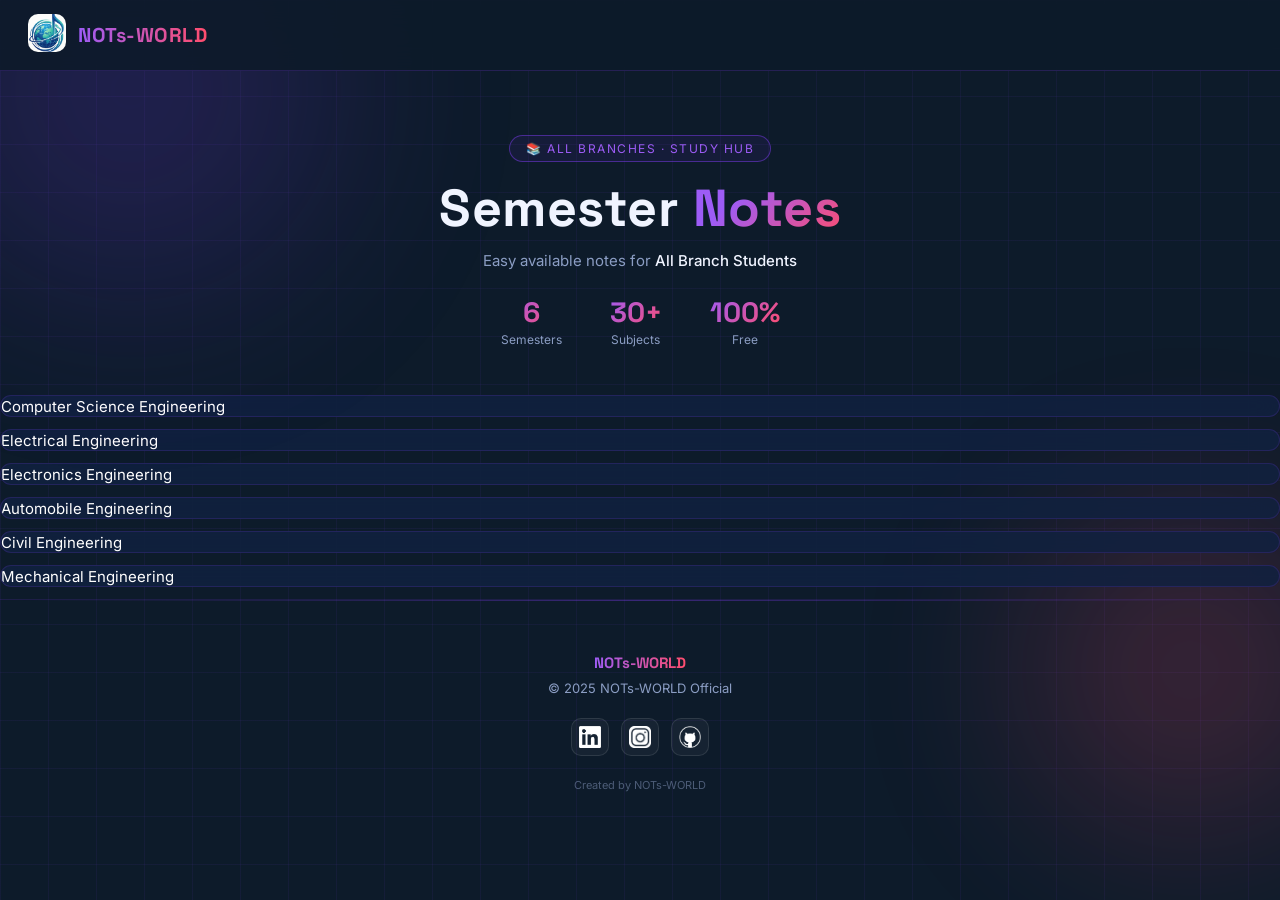
<file: index.html>
<!DOCTYPE html>
<html lang="en">

<head>
    <meta charset="UTF-8">
    <meta name="viewport" content="width=device-width, initial-scale=1.0">
    <title>NOTs-WORLD</title>
    <link rel="stylesheet" href="style.css">
</head>

<body>

    <!-- Ambient glow orb (second one via div, first via CSS ::after) -->
    <div class="orb2"></div>

    <!-- ===== NAVBAR ===== -->
    <nav class="Header">
        <span>
            <img src="Images/Note-World.png" class="Logo" alt="Note-World Logo"
                onerror="this.style.display='none';this.nextElementSibling.style.display='grid';" />
            <span class="logo-fallback" style="display:none;">N</span>
        </span>
        <span>
            <h1>NOTs-WORLD</h1>
        </span>
    </nav>

    <!-- ===== HERO ===== -->
    <section class="Herosegment">
        <div class="hero-badge">📚 All Branches · Study Hub</div>
        <h1>Semester <span>Notes</span></h1>
        <p>Easy available notes for <b>All Branch Students</b></p>

        <!-- Stats bar -->
        <div class="stats-bar">
            <div class="stat-item">
                <div class="stat-num">6</div>
                <div class="stat-lbl">Semesters</div>
            </div>
            <div class="stat-item">
                <div class="stat-num">30+</div>
                <div class="stat-lbl">Subjects</div>
            </div>
            <div class="stat-item">
                <div class="stat-num">100%</div>
                <div class="stat-lbl">Free</div>
            </div>
        </div>
    </section>

    <!-- ===== SEMESTER LIST ===== -->
   <!-- Semester 1 -->
<div class="sembox">
    <a href="Computer.html" class="sembox-link" data-num="1">
        <span class="branch-name">Computer Science Engineering</span>
    </a>
</div>

<!-- Semester 2 -->
<div class="sembox">
    <a href="Electrical.html" class="sembox-link" data-num="2">
        <span class="branch-name">Electrical Engineering</span>
    </a>
</div>

<!-- Semester 3 -->
<div class="sembox">
    <a href="Electronics.html" class="sembox-link" data-num="3">
        <span class="branch-name">Electronics Engineering</span>
    </a>
</div>

<!-- Semester 4 -->
<div class="sembox">
    <a href="Automobile.html" class="sembox-link" data-num="4">
        <span class="branch-name">Automobile Engineering</span>
    </a>
</div>

<!-- Semester 5 -->
<div class="sembox">
    <a href="Civil.html" class="sembox-link" data-num="5">
        <span class="branch-name">Civil Engineering</span>
    </a>
</div>

<!-- Semester 6 -->
<div class="sembox">
    <a href="Mechanical.html" class="sembox-link" data-num="6">
        <span class="branch-name">Mechanical Engineering</span>
    </a>
</div>

    <!--  FOOTER  -->
    <footer class="Cont">
        <div class="footer-divider"></div>
        <div class="Mcont">
            <div class="footer-brand">NOTs-WORLD</div>
            <p>© 2025 NOTs-WORLD Official</p>
            <div class="Contimg">
                <a href="https://www.linkedin.com/in/manish-kumar-b34939379" target="_blank" title="LinkedIn">
                    <img src="Images/linkedInimg.png" alt="LinkedIn Profile" width="50">
                </a>
                <a href="https://www.instagram.com/noteworld20/" target="_blank" title="Instagram">
                    <img src="Images/instagramimg.png" alt="Instagram Profile" width="50">
                </a>
                <a href="https://github.com/kumarpanditmanish833-lgtm" target="_blank" title="GitHub">
                    <img src="Images/githubimg.png" alt="GitHub Profile" width="50">
                </a>
            </div>
            <p class="credit">Created by NOTs-WORLD</p>
        </div>
    </footer>

    <!-- Google Tag -->
    <script async src="https://www.googletagmanager.com/gtag/js?id=G-9WWCYCLW01"></script>
    <script>
        window.dataLayer = window.dataLayer || [];
        function gtag(){dataLayer.push(arguments);}
        gtag('js', new Date());
        gtag('config', 'G-9WWCYCLW01');
    </script>

</body>
</html>
</file>
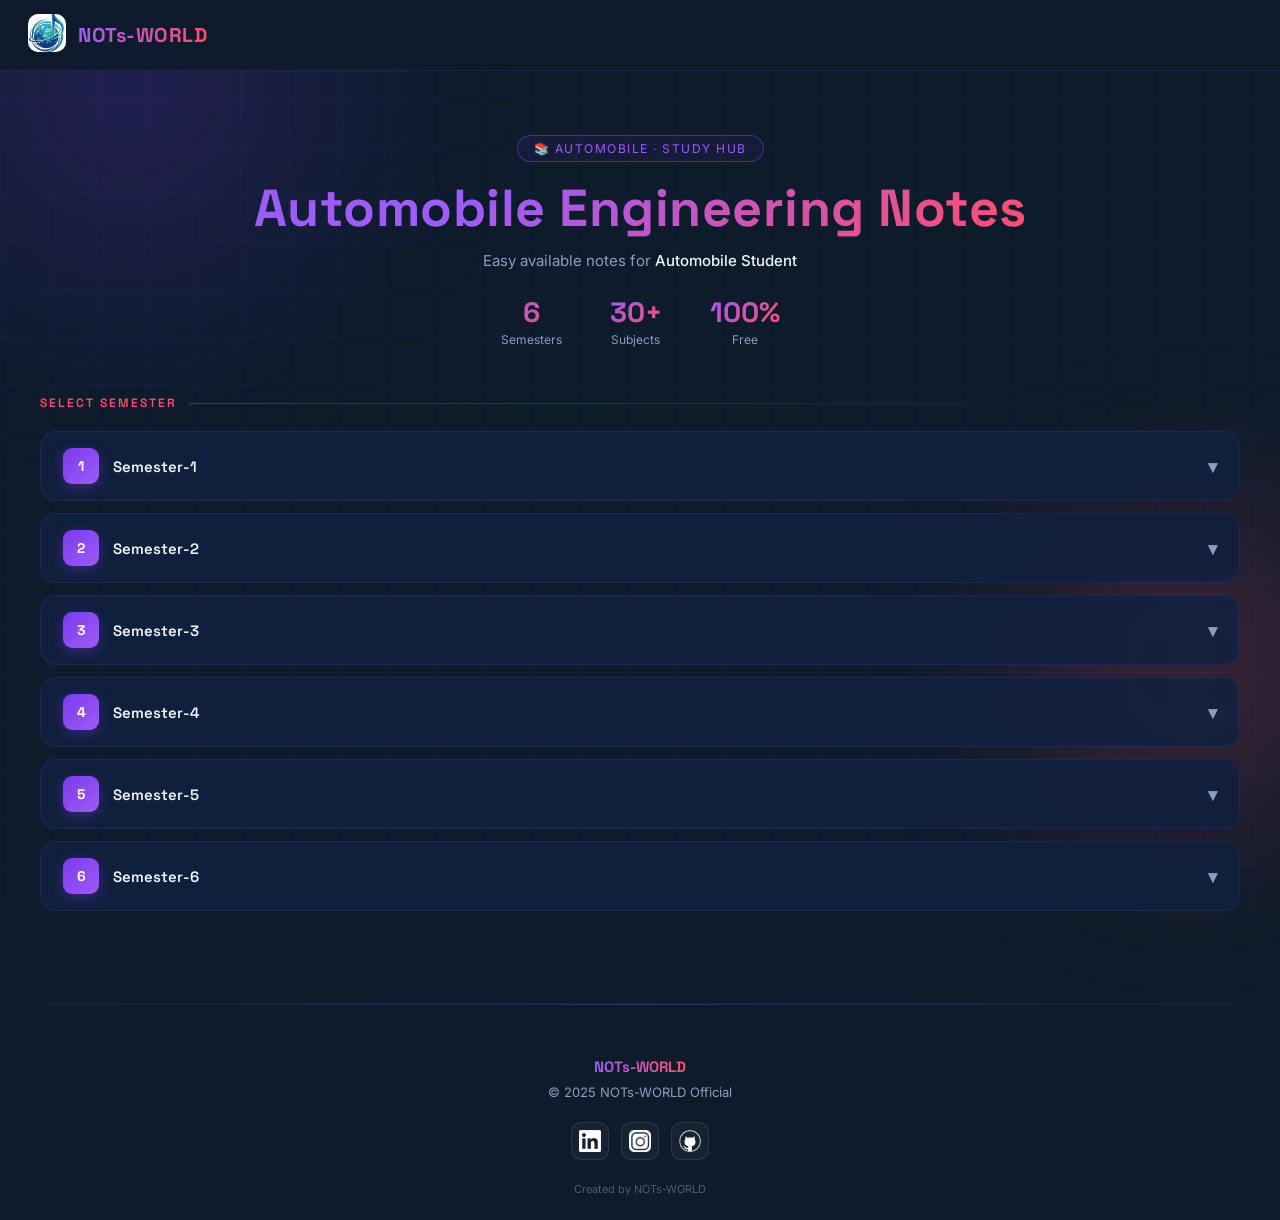
<file: Automobile.html>
<!DOCTYPE html>
<html lang="en">

<head>
    <meta charset="UTF-8">
    <meta name="viewport" content="width=device-width, initial-scale=1.0">
    <title>Computer Science</title>
    <link rel="stylesheet" href="Automobile.css">
</head>

<body>

    <!-- Ambient glow orb (second one via div, first via CSS ::after) -->
    <div class="orb2"></div>

    <!-- ===== NAVBAR ===== -->
    <nav class="Header">
        <span>
            <img src="Images/Note-World.png" class="Logo" alt="Note-World Logo"
                onerror="this.style.display='none';this.nextElementSibling.style.display='grid';" />
            <span class="logo-fallback" style="display:none;">N</span>
        </span>
        <span>
            <h1>NOTs-WORLD</h1>
        </span>
    </nav>

    <!-- ===== HERO ===== -->
    <section class="Herosegment">
        <div class="hero-badge">📚 Automobile · Study Hub</div>
        <h1> <span>Automobile Engineering Notes</span></h1>
        <p>Easy available notes for <b>Automobile Student</b></p>

        <!-- Stats bar -->
        <div class="stats-bar">
            <div class="stat-item">
                <div class="stat-num">6</div>
                <div class="stat-lbl">Semesters</div>
            </div>
            <div class="stat-item">
                <div class="stat-num">30+</div>
                <div class="stat-lbl">Subjects</div>
            </div>
            <div class="stat-item">
                <div class="stat-num">100%</div>
                <div class="stat-lbl">Free</div>
            </div>
        </div>
    </section>

    <!-- ===== SEMESTER LIST ===== -->
    <section class="Semlist">
        <h3>Select Semester</h3>

        <!-- Semester 1 -->
        <details class="sembox">
            <summary data-num="1">Semester-1</summary>
            <ul class="ul1">
               
                <li><a href="#">Coming Soon...</a></li>
            </ul>
        </details>

        <!-- Semester 2 -->
        <details class="sembox">
            <summary data-num="2">Semester-2</summary>
            <ul class="ul1">
               <li><a href="#">Coming Soon...</a></li>
            </ul>
        </details>

        <!-- Semester 3 -->
        <details class="sembox">
            <summary data-num="3">Semester-3</summary>
            <ul class="ul1">
                
                <li><a href="#">Coming Soon...</a></li>
                
            </ul>
        </details>

        <!-- Semester 4 -->
        <details class="sembox">
            <summary data-num="4">Semester-4</summary>
            <ul class="ul1">
                <li><a href="#">Coming Soon...</a></li>
            </ul>
        </details>

        <!-- Semester 5 -->
        <details class="sembox">
            <summary data-num="5">Semester-5</summary>
            <ul class="ul1">
                <li><a href="#">Coming Soon...</a></li>
            </ul>
        </details>

        <!-- Semester 6 -->
        <details class="sembox">
            <summary data-num="6">Semester-6</summary>
            <ul class="ul1">
                <li><a href="#">Coming Soon...</a></li>
            </ul>
        </details>

    </section>

    <!--  FOOTER  -->
    <footer class="Cont">
        <div class="footer-divider"></div>
        <div class="Mcont">
            <div class="footer-brand">NOTs-WORLD</div>
            <p>© 2025 NOTs-WORLD Official</p>
            <div class="Contimg">
                <a href="https://www.linkedin.com/in/manish-kumar-b34939379" target="_blank" title="LinkedIn">
                    <img src="Images/linkedInimg.png" alt="LinkedIn Profile" width="50">
                </a>
                <a href="https://www.instagram.com/noteworld20/" target="_blank" title="Instagram">
                    <img src="Images/instagramimg.png" alt="Instagram Profile" width="50">
                </a>
                <a href="https://github.com/kumarpanditmanish833-lgtm" target="_blank" title="GitHub">
                    <img src="Images/githubimg.png" alt="GitHub Profile" width="50">
                </a>
            </div>
            <p class="credit">Created by NOTs-WORLD</p>
        </div>
    </footer>

    <!-- Google Tag -->
    <script async src="https://www.googletagmanager.com/gtag/js?id=G-9WWCYCLW01"></script>
    <script>
        window.dataLayer = window.dataLayer || [];
        function gtag(){dataLayer.push(arguments);}
        gtag('js', new Date());
        gtag('config', 'G-9WWCYCLW01');
    </script>

</body>
</html>
</file>
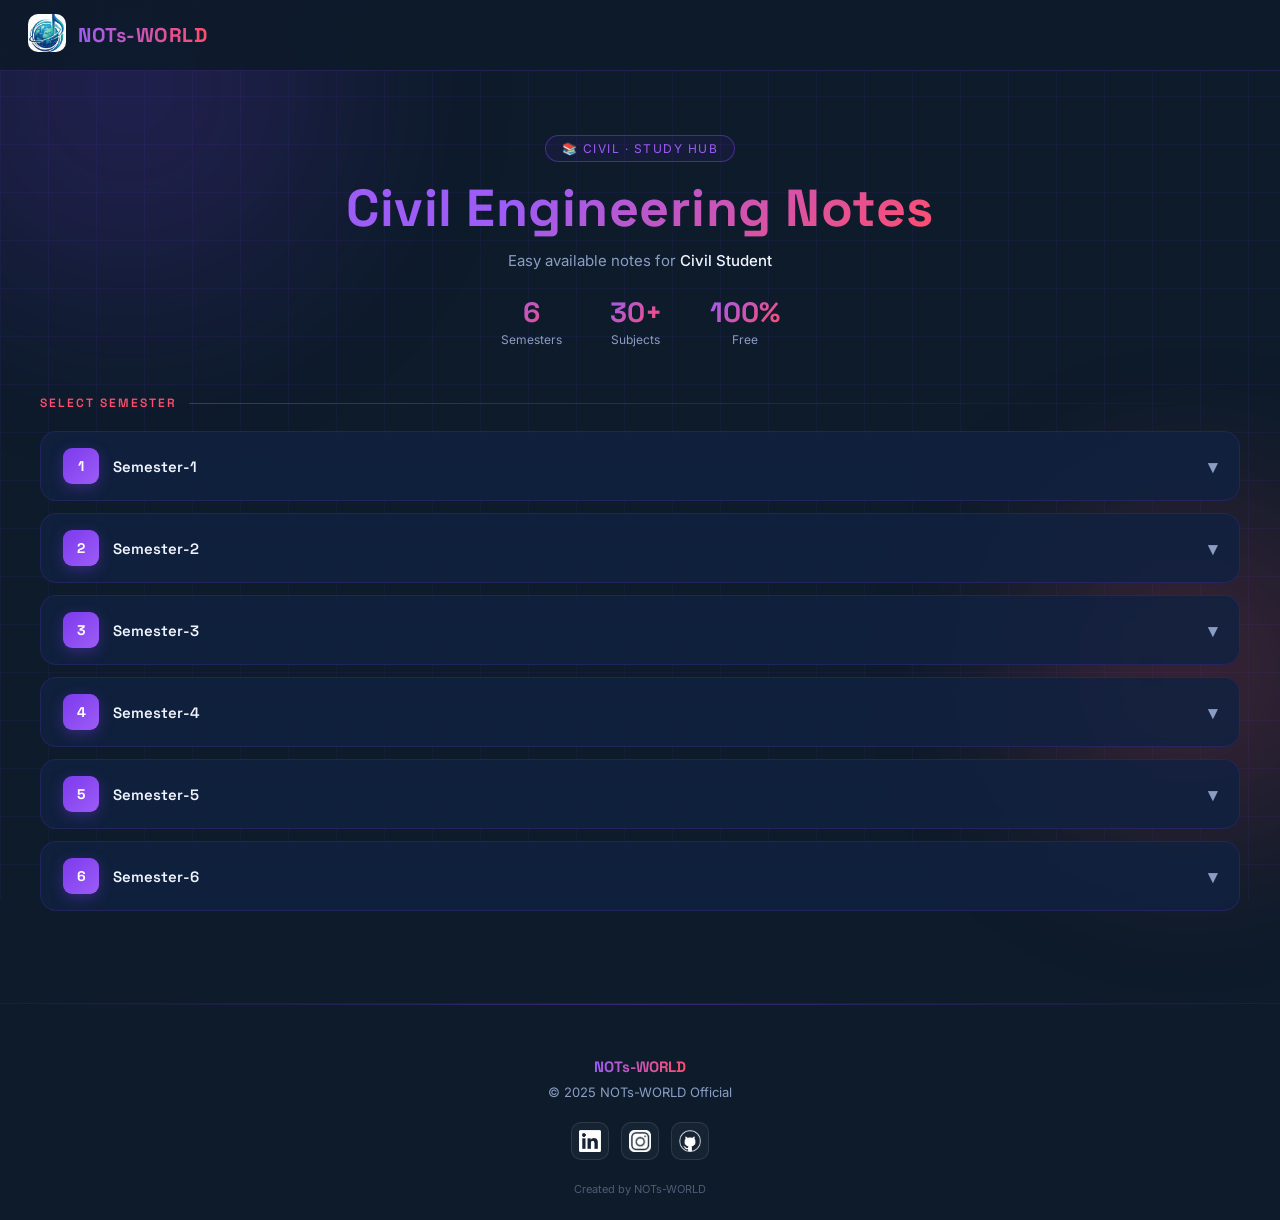
<file: Civil.html>
<!DOCTYPE html>
<html lang="en">

<head>
    <meta charset="UTF-8">
    <meta name="viewport" content="width=device-width, initial-scale=1.0">
    <title>Computer Science</title>
    <link rel="stylesheet" href="Civil.css">
</head>

<body>

    <!-- Ambient glow orb (second one via div, first via CSS ::after) -->
    <div class="orb2"></div>

    <!-- ===== NAVBAR ===== -->
    <nav class="Header">
        <span>
            <img src="Images/Note-World.png" class="Logo" alt="Note-World Logo"
                onerror="this.style.display='none';this.nextElementSibling.style.display='grid';" />
            <span class="logo-fallback" style="display:none;">N</span>
        </span>
        <span>
            <h1>NOTs-WORLD</h1>
        </span>
    </nav>

    <!-- ===== HERO ===== -->
    <section class="Herosegment">
        <div class="hero-badge">📚 Civil · Study Hub</div>
        <h1> <span>Civil Engineering Notes</span></h1>
        <p>Easy available notes for <b>Civil Student</b></p>

        <!-- Stats bar -->
        <div class="stats-bar">
            <div class="stat-item">
                <div class="stat-num">6</div>
                <div class="stat-lbl">Semesters</div>
            </div>
            <div class="stat-item">
                <div class="stat-num">30+</div>
                <div class="stat-lbl">Subjects</div>
            </div>
            <div class="stat-item">
                <div class="stat-num">100%</div>
                <div class="stat-lbl">Free</div>
            </div>
        </div>
    </section>

    <!-- ===== SEMESTER LIST ===== -->
    <section class="Semlist">
        <h3>Select Semester</h3>

        <!-- Semester 1 -->
        <details class="sembox">
            <summary data-num="1">Semester-1</summary>
            <ul class="ul1">
                <li><a href="#">Coming Soon...</a></li>
            </ul>
        </details>

        <!-- Semester 2 -->
        <details class="sembox">
            <summary data-num="2">Semester-2</summary>
            <ul class="ul1">
               <li><a href="#">Coming Soon...</a></li>
            </ul>
        </details>

        <!-- Semester 3 -->
        <details class="sembox">
            <summary data-num="3">Semester-3</summary>
            <ul class="ul1">
                <li><a href="#">Coming Soon...</a></li>
            </ul>
        </details>

        <!-- Semester 4 -->
        <details class="sembox">
            <summary data-num="4">Semester-4</summary>
            <ul class="ul1">
                <li><a href="#">Coming Soon...</a></li>
            </ul>
        </details>

        <!-- Semester 5 -->
        <details class="sembox">
            <summary data-num="5">Semester-5</summary>
            <ul class="ul1">
                <li><a href="#">Coming Soon...</a></li>
            </ul>
        </details>

        <!-- Semester 6 -->
        <details class="sembox">
            <summary data-num="6">Semester-6</summary>
            <ul class="ul1">
                <li><a href="#">Coming Soon...</a></li>
            </ul>
        </details>

    </section>

    <!--  FOOTER  -->
    <footer class="Cont">
        <div class="footer-divider"></div>
        <div class="Mcont">
            <div class="footer-brand">NOTs-WORLD</div>
            <p>© 2025 NOTs-WORLD Official</p>
            <div class="Contimg">
                <a href="https://www.linkedin.com/in/manish-kumar-b34939379" target="_blank" title="LinkedIn">
                    <img src="Images/linkedInimg.png" alt="LinkedIn Profile" width="50">
                </a>
                <a href="https://www.instagram.com/noteworld20/" target="_blank" title="Instagram">
                    <img src="Images/instagramimg.png" alt="Instagram Profile" width="50">
                </a>
                <a href="https://github.com/kumarpanditmanish833-lgtm" target="_blank" title="GitHub">
                    <img src="Images/githubimg.png" alt="GitHub Profile" width="50">
                </a>
            </div>
            <p class="credit">Created by NOTs-WORLD</p>
        </div>
    </footer>

    <!-- Google Tag -->
    <script async src="https://www.googletagmanager.com/gtag/js?id=G-9WWCYCLW01"></script>
    <script>
        window.dataLayer = window.dataLayer || [];
        function gtag(){dataLayer.push(arguments);}
        gtag('js', new Date());
        gtag('config', 'G-9WWCYCLW01');
    </script>

</body>
</html>
</file>
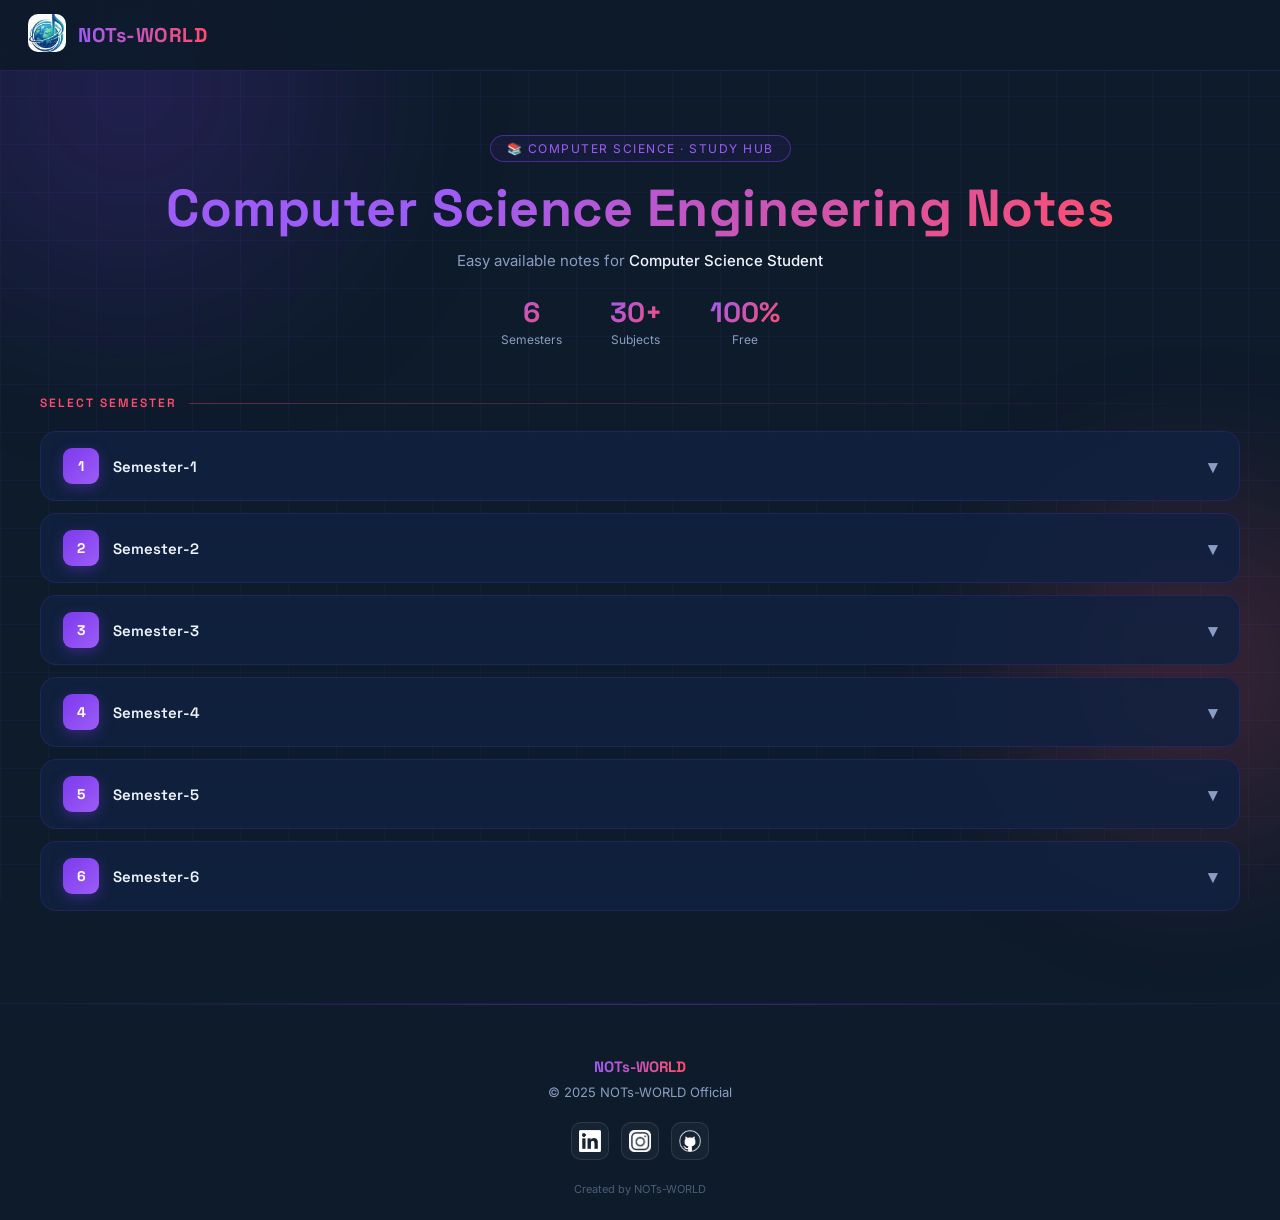
<file: Computer.html>
<!DOCTYPE html>
<html lang="en">

<head>
    <meta charset="UTF-8">
    <meta name="viewport" content="width=device-width, initial-scale=1.0">
    <title>Computer Science</title>
    <link rel="stylesheet" href="Computer.css">
</head>

<body>

    <!-- Ambient glow orb (second one via div, first via CSS ::after) -->
    <div class="orb2"></div>

    <!-- ===== NAVBAR ===== -->
    <nav class="Header">
        <span>
            <img src="Images/Note-World.png" class="Logo" alt="Note-World Logo"
                onerror="this.style.display='none';this.nextElementSibling.style.display='grid';" />
            <span class="logo-fallback" style="display:none;">N</span>
        </span>
        <span>
            <h1>NOTs-WORLD</h1>
        </span>
    </nav>

    <!-- ===== HERO ===== -->
    <section class="Herosegment">
        <div class="hero-badge">📚 Computer Science · Study Hub</div>
        <h1> <span>Computer Science Engineering Notes</span></h1>
        <p>Easy available notes for <b>Computer Science Student</b></p>

        <!-- Stats bar -->
        <div class="stats-bar">
            <div class="stat-item">
                <div class="stat-num">6</div>
                <div class="stat-lbl">Semesters</div>
            </div>
            <div class="stat-item">
                <div class="stat-num">30+</div>
                <div class="stat-lbl">Subjects</div>
            </div>
            <div class="stat-item">
                <div class="stat-num">100%</div>
                <div class="stat-lbl">Free</div>
            </div>
        </div>
    </section>

    <!-- ===== SEMESTER LIST ===== -->
    <section class="Semlist">
        <h3>Select Semester</h3>

        <!-- Semester 1 -->
        <details class="sembox">
            <summary data-num="1">Semester-1</summary>
            <ul class="ul1">
                <li><a href="Asset/Computer Science/Semester-1/Computer Science and Information Technology 1.pdf">Syllabus</a></li>
                <li><a href="Asset/Computer Science/Semester-1/basic engg math.pdf">Basic Engineering Mathematics</a></li>
                <li><a href="Asset/Computer Science/Semester-1/Applied Physics – B notes.pdf">Applied Physics-B</a></li>
                <li><a href="Asset/Computer Science/Semester-1/Fundamental of IT System Books.pdf">Fundamental of IT System</a></li>
                <li><a href="Asset/Computer Science/Semester-1/Fundamentals of Electrical and Electronics Engg. Notes.pdf">Fundamental of Electrical and Electronics Engineering</a></li>
                <li><a href="Asset/Computer Science/Semester-1/Electrical and Electronics Workshop 2.pdf">Electrical and Electronics Engineering Workshop</a></li>
            </ul>
        </details>

        <!-- Semester 2 -->
        <details class="sembox">
            <summary data-num="2">Semester-2</summary>
            <ul class="ul1">
                <li><a href="Asset/Computer Science/Semester-2/Computer Sciencea nd InformationTechnology 2nd.pdf">Syllabus</a></li>
                <li><a href="Asset/Computer Science/Semester-2/C-Programming Notes.pdf">Programming with C</a></li>
                <li><a href="Asset/Cmputer Science/Semester-2/Web-Technology Notes.pdf">Web Technology</a></li>
                <li><a href="Asset/Computer Science/Semester-2/Applied-Chemistry Notes.pdf">Applied Chemistry-B</a></li>
                <li><a href="Asset/Computer Science/Semester-2/Communication-Skills Notes.pdf">Communication Skills</a></li>
                <li><a href="Asset/Computer Science/Semester-2/Applied-Mathematics Notes.pdf">Applied Mathematics-B</a></li>
                <li><a href="Asset/Computer Science/Semester-2/Professional-Ethics Notes.pdf">Professional Ethics</a></li>
                <li><a href="Asset/Computer Science/Semester-2/Indian-Knowledge-System Notes.pdf">Essence of Indian Knowledge System and Tradition</a></li>
            </ul>
        </details>

        <!-- Semester 3 -->
        <details class="sembox">
            <summary data-num="3">Semester-3</summary>
            <ul class="ul1">
                <li><a href="Asset/Computer Science/Semester-3/Computer Science And Information Technology 3.pdf">Syllabus</a></li>
                <li><a href="Asset/Computer Science/Semester-3/DSA_Notes.pdf">Data Structures and Algorithm</a></li>
                <li><a href="Asset/Computer Science/Semester-3/OS_Notes.pdf">Operating System</a></li>
                <li><a href="Asset/Computer Science/Semester-3/Discrete_Structures_Notes.pdf">Discrete Structure</a></li>
                <li><a href="Asset/Computer Science/Semester-3/Digital_Electronics_Microprocessor_Notes.pdf">Digital Electronics and Microprocessor</a></li>
                <li><a href="Asset/Computer Science/Semester-3/Python_Programming_Notes.pdf">Python Programming</a></li>
                <li><a href="Asset/Computer Science/Semester-3/Principles_of_Management_Notes.pdf">Principles of Management</a></li>
            </ul>
        </details>

        <!-- Semester 4 -->
        <details class="sembox">
            <summary data-num="4">Semester-4</summary>
            <ul class="ul1">
                <li><a href="Asset/Computer Science/Semester-4/Computer Science And Information Technology 4.pdf">Syllabus</a></li>
                <li><a href="Asset/Computer Science/Semester-4/Java_Programming_Notes.pdf">Java Programming</a></li>
                <li><a href="Asset/Computer Science/Semester-4/Theory_of_Computation_Notes.pdf">Theory of Computation</a></li>
                <li><a href="Asset/Computer Science/Semester-4/DBMS_Notes.pdf">Database Management System</a></li>
                <li><a href="Asset/Computer Science/Semester-4/Computer_Organization_Architecture_Notes.pdf">Computer Organization and Architecture</a></li>
                <li><a href="Asset/Computer Science/Semester-4/Computer Science And Information Technology 4.pdf">Computer Troubleshooting &amp; Maintenance</a></li>
                <li><a href="Asset/Computer Science/Semester-4/Environmental_Education_Notes.pdf">Environmental Education and Sustainable Development</a></li>
                <li><a href="Asset/Computer Science/Semester-4/Employability_Skills_Development_Notes.pdf">Employability Skills Development</a></li>
            </ul>
        </details>

        <!-- Semester 5 -->
        <details class="sembox">
            <summary data-num="5">Semester-5</summary>
            <ul class="ul1">
                <li><a href="https://sbte.bihar.gov.in/uploads/175316551243773.%20Computer%20Science%20and%20Information%20Technology.pdf">Syllabus (old)</a></li>
                <li><a href="#">Coming soon...</a></li>
            </ul>
        </details>

        <!-- Semester 6 -->
        <details class="sembox">
            <summary data-num="6">Semester-6</summary>
            <ul class="ul1">
                <li><a href="https://sbte.bihar.gov.in/uploads/175316551243773.%20Computer%20Science%20and%20Information%20Technology.pdf">Syllabus (old)</a></li>
                <li><a href="#">Coming soon...</a></li>
            </ul>
        </details>

    </section>

    <!--  FOOTER  -->
    <footer class="Cont">
        <div class="footer-divider"></div>
        <div class="Mcont">
            <div class="footer-brand">NOTs-WORLD</div>
            <p>© 2025 NOTs-WORLD Official</p>
            <div class="Contimg">
                <a href="https://www.linkedin.com/in/manish-kumar-b34939379" target="_blank" title="LinkedIn">
                    <img src="Images/linkedInimg.png" alt="LinkedIn Profile" width="50">
                </a>
                <a href="https://www.instagram.com/noteworld20/" target="_blank" title="Instagram">
                    <img src="Images/instagramimg.png" alt="Instagram Profile" width="50">
                </a>
                <a href="https://github.com/kumarpanditmanish833-lgtm" target="_blank" title="GitHub">
                    <img src="Images/githubimg.png" alt="GitHub Profile" width="50">
                </a>
            </div>
            <p class="credit">Created by NOTs-WORLD</p>
        </div>
    </footer>

    <!-- Google Tag -->
    <script async src="https://www.googletagmanager.com/gtag/js?id=G-9WWCYCLW01"></script>
    <script>
        window.dataLayer = window.dataLayer || [];
        function gtag(){dataLayer.push(arguments);}
        gtag('js', new Date());
        gtag('config', 'G-9WWCYCLW01');
    </script>

</body>
</html>
</file>
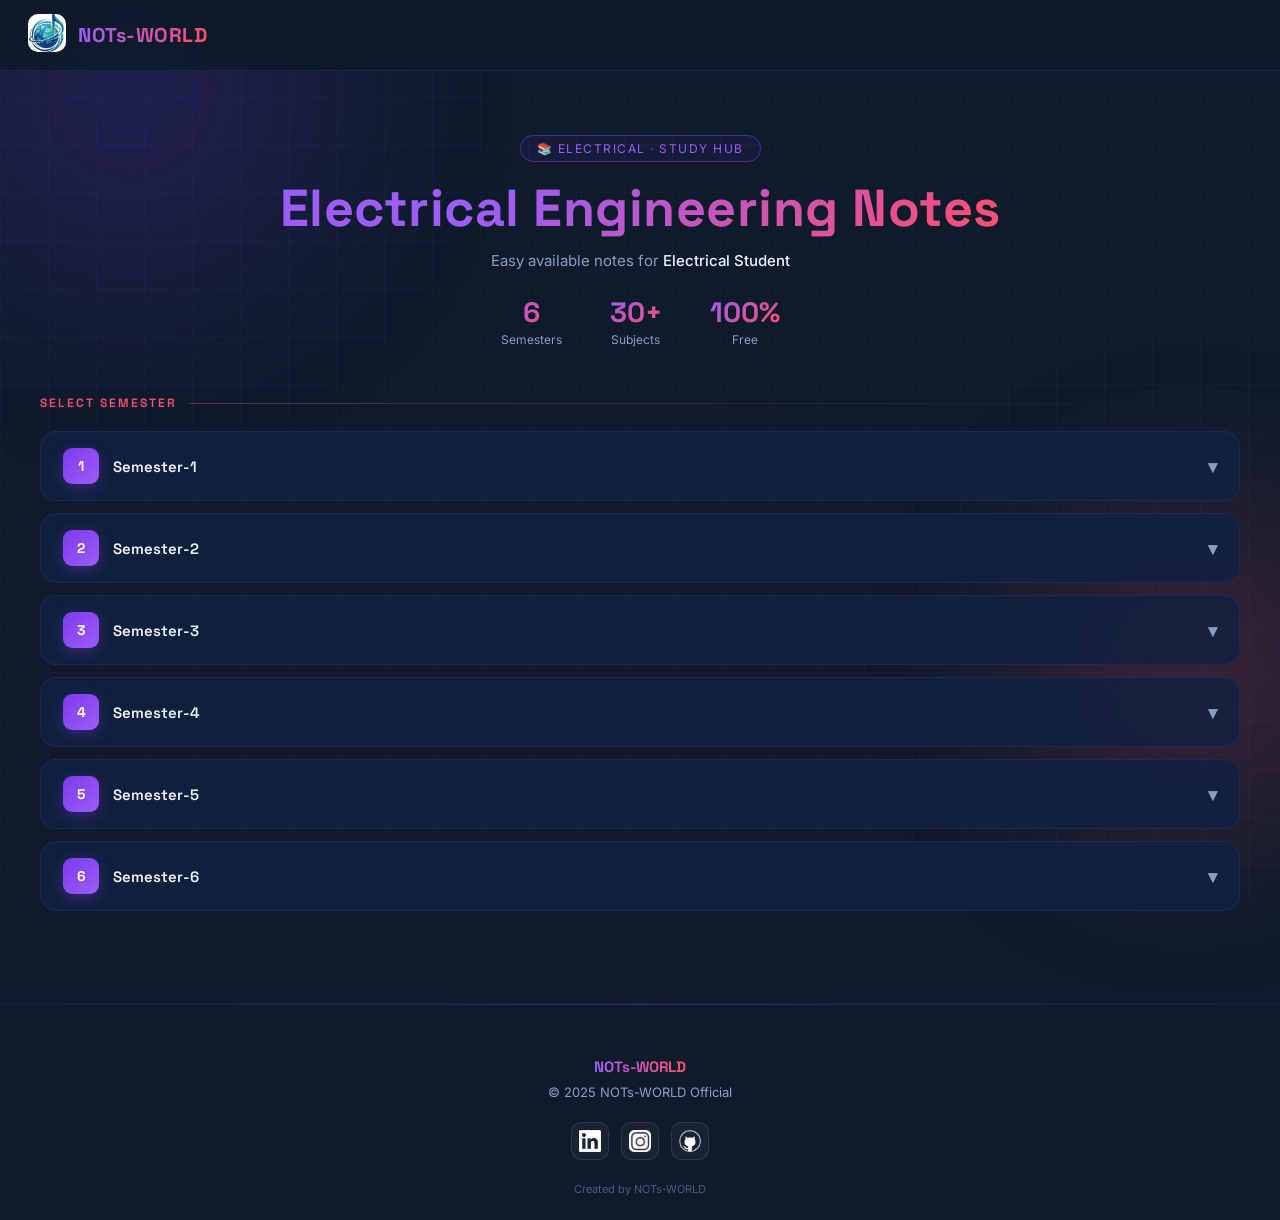
<file: Electrical.html>
<!DOCTYPE html>
<html lang="en">

<head>
    <meta charset="UTF-8">
    <meta name="viewport" content="width=device-width, initial-scale=1.0">
    <title>Elecrical</title>
    <link rel="stylesheet" href="Electrical.css">
</head>

<body>

    <!-- Ambient glow orb (second one via div, first via CSS ::after) -->
    <div class="orb2"></div>

    <!-- ===== NAVBAR ===== -->
    <nav class="Header">
        <span>
            <img src="Images/Note-World.png" class="Logo" alt="Note-World Logo"
                onerror="this.style.display='none';this.nextElementSibling.style.display='grid';" />
            <span class="logo-fallback" style="display:none;">N</span>
        </span>
        <span>
            <h1>NOTs-WORLD</h1>
        </span>
    </nav>

    <!-- ===== HERO ===== -->
    <section class="Herosegment">
        <div class="hero-badge">📚 Electrical · Study Hub</div>
        <h1> <span>Electrical Engineering Notes</span></h1>
        <p>Easy available notes for <b>Electrical Student</b></p>

        <!-- Stats bar -->
        <div class="stats-bar">
            <div class="stat-item">
                <div class="stat-num">6</div>
                <div class="stat-lbl">Semesters</div>
            </div>
            <div class="stat-item">
                <div class="stat-num">30+</div>
                <div class="stat-lbl">Subjects</div>
            </div>
            <div class="stat-item">
                <div class="stat-num">100%</div>
                <div class="stat-lbl">Free</div>
            </div>
        </div>
    </section>

    <!-- ===== SEMESTER LIST ===== -->
    <section class="Semlist">
        <h3>Select Semester</h3>

        <!-- Semester 1 -->
        <details class="sembox">
            <summary data-num="1">Semester-1</summary>
            <ul class="ul1">
                <li><a href="#">Coming Soon...</a></li>
            </ul>
        </details>

        <!-- Semester 2 -->
        <details class="sembox">
            <summary data-num="2">Semester-2</summary>
            <ul class="ul1">
                <li><a href="#">Coming Soon...</a></li>
            </ul>
        </details>

        <!-- Semester 3 -->
        <details class="sembox">
            <summary data-num="3">Semester-3</summary>
            <ul class="ul1">
               <li><a href="#">Coming Soon...</a></li>
            </ul>
        </details>

        <!-- Semester 4 -->
        <details class="sembox">
            <summary data-num="4">Semester-4</summary>
            <ul class="ul1">
                <li><a href="#">Coming Soon...</a></li>
            </ul>
        </details>

        <!-- Semester 5 -->
        <details class="sembox">
            <summary data-num="5">Semester-5</summary>
            <ul class="ul1">
                <li><a href="#">Coming Soon...</a></li>
            </ul>
        </details>

        <!-- Semester 6 -->
        <details class="sembox">
            <summary data-num="6">Semester-6</summary>
            <ul class="ul1">
                <li><a href="#">Coming Soon...</a></li>
            </ul>
        </details>

    </section>

    <!--  FOOTER  -->
    <footer class="Cont">
        <div class="footer-divider"></div>
        <div class="Mcont">
            <div class="footer-brand">NOTs-WORLD</div>
            <p>© 2025 NOTs-WORLD Official</p>
            <div class="Contimg">
                <a href="https://www.linkedin.com/in/manish-kumar-b34939379" target="_blank" title="LinkedIn">
                    <img src="Images/linkedInimg.png" alt="LinkedIn Profile" width="50">
                </a>
                <a href="https://www.instagram.com/noteworld20/" target="_blank" title="Instagram">
                    <img src="Images/instagramimg.png" alt="Instagram Profile" width="50">
                </a>
                <a href="https://github.com/kumarpanditmanish833-lgtm" target="_blank" title="GitHub">
                    <img src="Images/githubimg.png" alt="GitHub Profile" width="50">
                </a>
            </div>
            <p class="credit">Created by NOTs-WORLD</p>
        </div>
    </footer>

    <!-- Google Tag -->
    <script async src="https://www.googletagmanager.com/gtag/js?id=G-9WWCYCLW01"></script>
    <script>
        window.dataLayer = window.dataLayer || [];
        function gtag(){dataLayer.push(arguments);}
        gtag('js', new Date());
        gtag('config', 'G-9WWCYCLW01');
    </script>

</body>
</html>
</file>
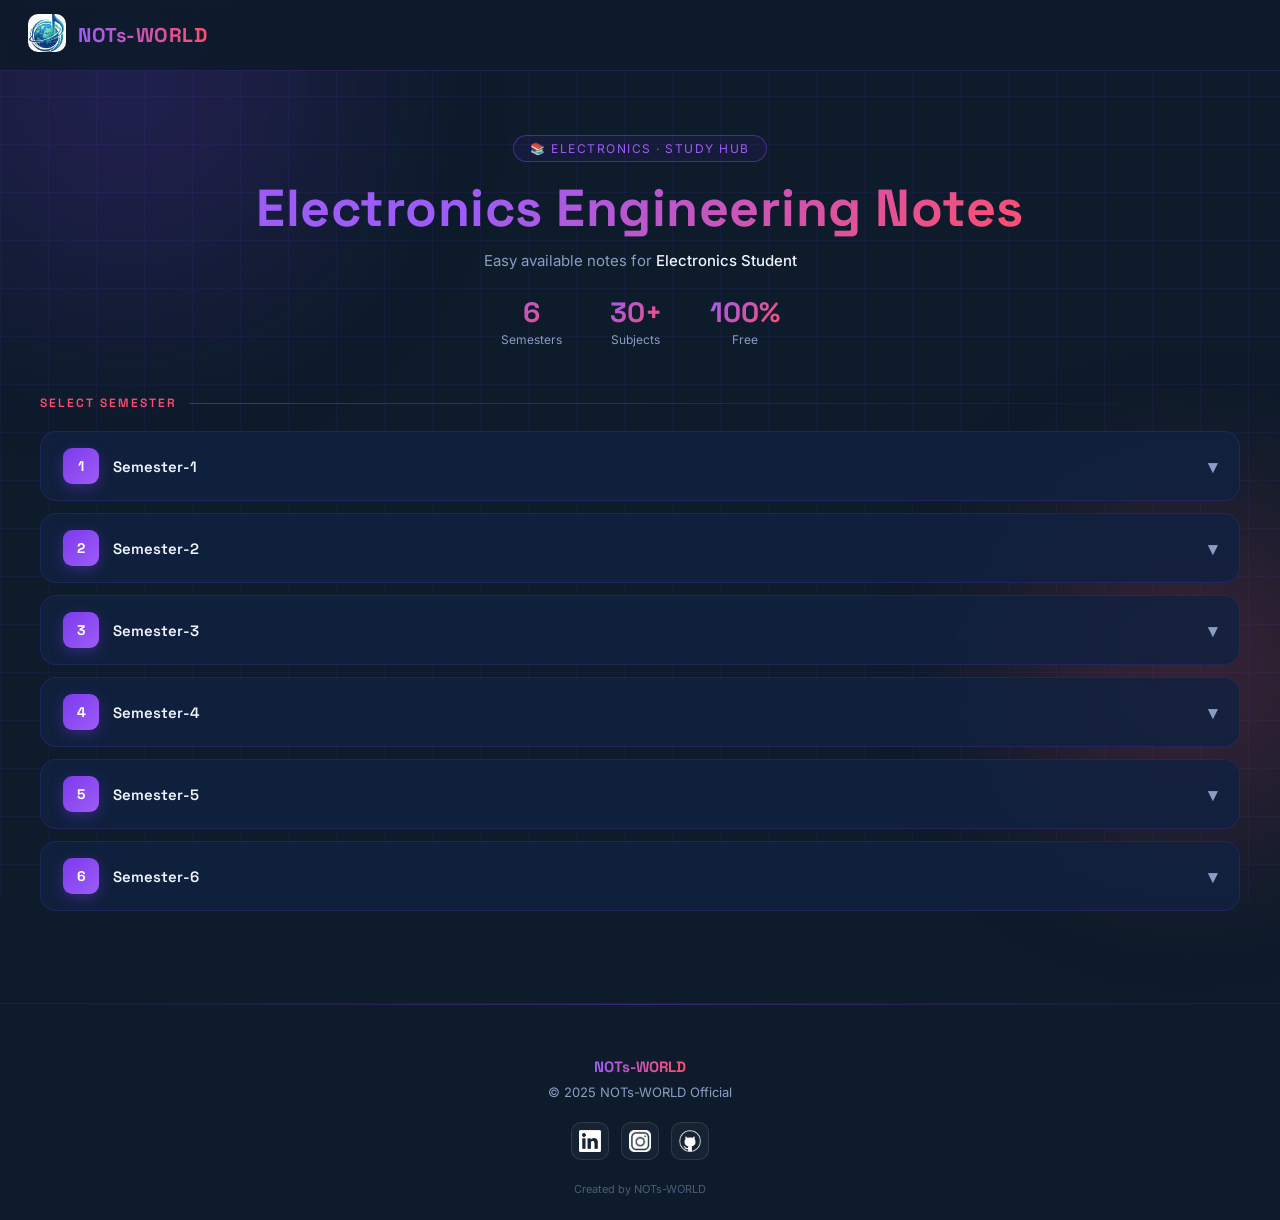
<file: Electronics.html>
<!DOCTYPE html>
<html lang="en">

<head>
    <meta charset="UTF-8">
    <meta name="viewport" content="width=device-width, initial-scale=1.0">
    <title>Electronics</title>
    <link rel="stylesheet" href="Electronics.css">
</head>

<body>

    <!-- Ambient glow orb (second one via div, first via CSS ::after) -->
    <div class="orb2"></div>

    <!-- ===== NAVBAR ===== -->
    <nav class="Header">
        <span>
            <img src="Images/Note-World.png" class="Logo" alt="Note-World Logo"
                onerror="this.style.display='none';this.nextElementSibling.style.display='grid';" />
            <span class="logo-fallback" style="display:none;">N</span>
        </span>
        <span>
            <h1>NOTs-WORLD</h1>
        </span>
    </nav>

    <!-- ===== HERO ===== -->
    <section class="Herosegment">
        <div class="hero-badge">📚 Electronics · Study Hub</div>
        <h1> <span>Electronics Engineering Notes</span></h1>
        <p>Easy available notes for <b>Electronics Student</b></p>

        <!-- Stats bar -->
        <div class="stats-bar">
            <div class="stat-item">
                <div class="stat-num">6</div>
                <div class="stat-lbl">Semesters</div>
            </div>
            <div class="stat-item">
                <div class="stat-num">30+</div>
                <div class="stat-lbl">Subjects</div>
            </div>
            <div class="stat-item">
                <div class="stat-num">100%</div>
                <div class="stat-lbl">Free</div>
            </div>
        </div>
    </section>

    <!-- ===== SEMESTER LIST ===== -->
    <section class="Semlist">
        <h3>Select Semester</h3>

        <!-- Semester 1 -->
        <details class="sembox">
            <summary data-num="1">Semester-1</summary>
            <ul class="ul1">
               <li><a href="#">Coming Soon...</a></li>
            </ul>
        </details>

        <!-- Semester 2 -->
        <details class="sembox">
            <summary data-num="2">Semester-2</summary>
            <ul class="ul1">
                <li><a href="#">Coming Soon...</a></li>
            </ul>
        </details>

        <!-- Semester 3 -->
        <details class="sembox">
            <summary data-num="3">Semester-3</summary>
            <ul class="ul1">
               <li><a href="#">Coming Soon...</a></li>
            </ul>
        </details>

        <!-- Semester 4 -->
        <details class="sembox">
            <summary data-num="4">Semester-4</summary>
            <ul class="ul1">
               <li><a href="#">Coming Soon...</a></li>
            </ul>
        </details>

        <!-- Semester 5 -->
        <details class="sembox">
            <summary data-num="5">Semester-5</summary>
            <ul class="ul1">
               <li><a href="#">Coming Soon...</a></li>
            </ul>
        </details>

        <!-- Semester 6 -->
        <details class="sembox">
            <summary data-num="6">Semester-6</summary>
            <ul class="ul1">
                <li><a href="#">Coming Soon...</a></li>
            </ul>
        </details>

    </section>

    <!--  FOOTER  -->
    <footer class="Cont">
        <div class="footer-divider"></div>
        <div class="Mcont">
            <div class="footer-brand">NOTs-WORLD</div>
            <p>© 2025 NOTs-WORLD Official</p>
            <div class="Contimg">
                <a href="https://www.linkedin.com/in/manish-kumar-b34939379" target="_blank" title="LinkedIn">
                    <img src="Images/linkedInimg.png" alt="LinkedIn Profile" width="50">
                </a>
                <a href="https://www.instagram.com/noteworld20/" target="_blank" title="Instagram">
                    <img src="Images/instagramimg.png" alt="Instagram Profile" width="50">
                </a>
                <a href="https://github.com/kumarpanditmanish833-lgtm" target="_blank" title="GitHub">
                    <img src="Images/githubimg.png" alt="GitHub Profile" width="50">
                </a>
            </div>
            <p class="credit">Created by NOTs-WORLD</p>
        </div>
    </footer>

    <!-- Google Tag -->
    <script async src="https://www.googletagmanager.com/gtag/js?id=G-9WWCYCLW01"></script>
    <script>
        window.dataLayer = window.dataLayer || [];
        function gtag(){dataLayer.push(arguments);}
        gtag('js', new Date());
        gtag('config', 'G-9WWCYCLW01');
    </script>

</body>
</html>
</file>
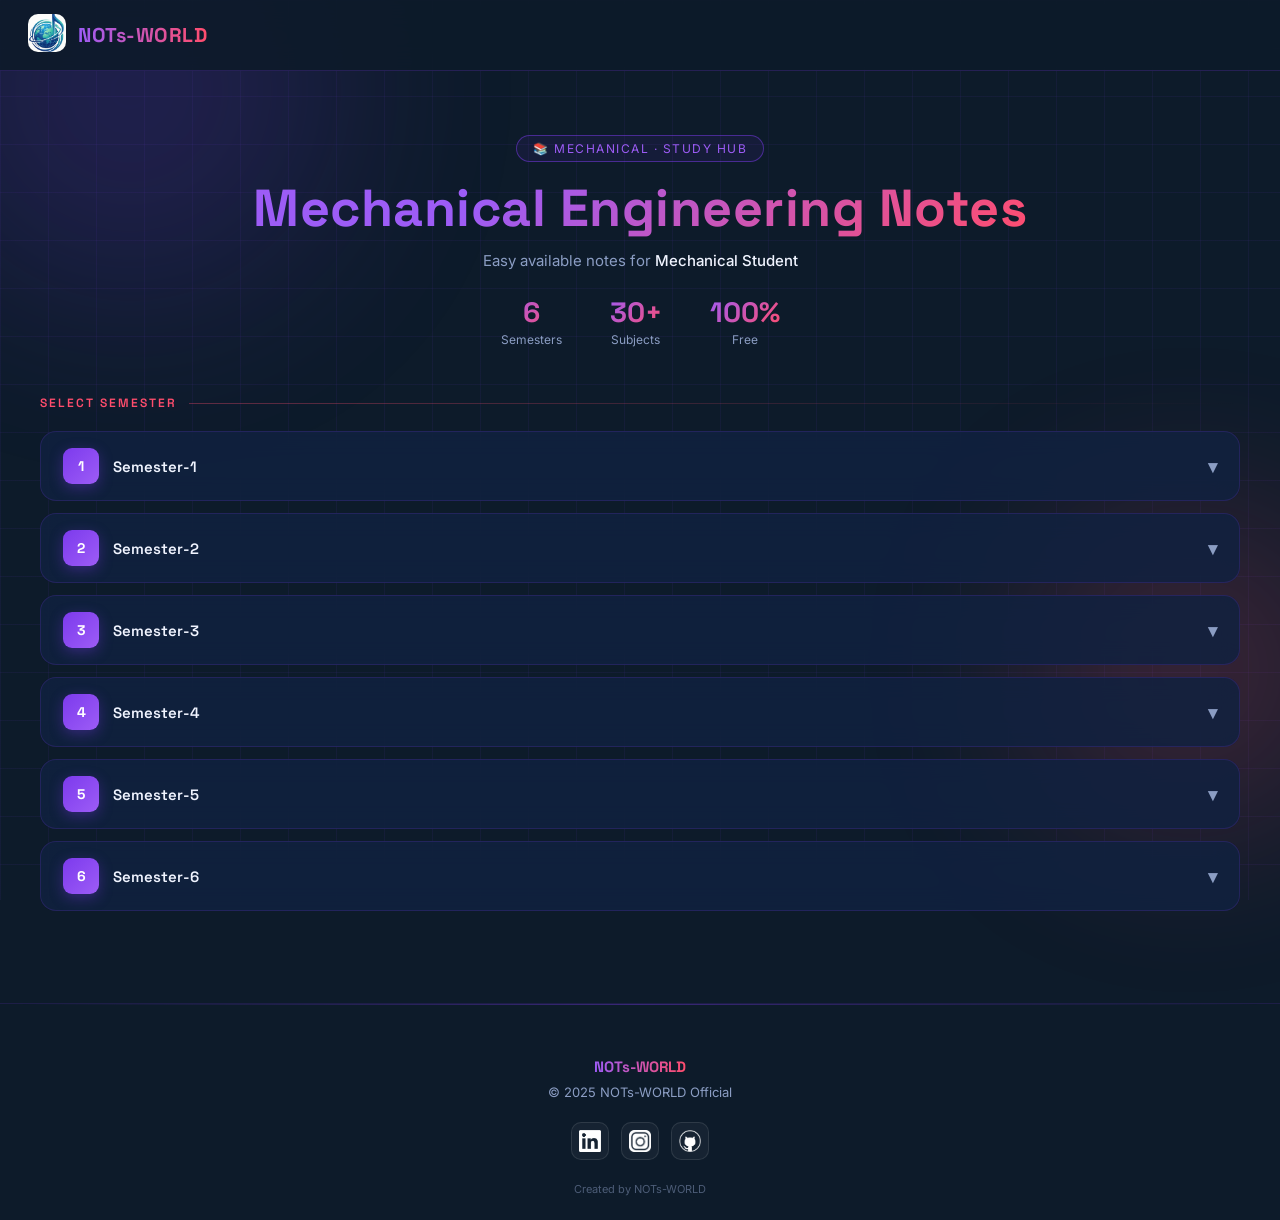
<file: Mechanical.html>
<!DOCTYPE html>
<html lang="en">

<head>
    <meta charset="UTF-8">
    <meta name="viewport" content="width=device-width, initial-scale=1.0">
    <title>Computer Science</title>
    <link rel="stylesheet" href="Mechanical.css">
</head>

<body>

    <!-- Ambient glow orb (second one via div, first via CSS ::after) -->
    <div class="orb2"></div>

    <!-- ===== NAVBAR ===== -->
    <nav class="Header">
        <span>
            <img src="Images/Note-World.png" class="Logo" alt="Note-World Logo"
                onerror="this.style.display='none';this.nextElementSibling.style.display='grid';" />
            <span class="logo-fallback" style="display:none;">N</span>
        </span>
        <span>
            <h1>NOTs-WORLD</h1>
        </span>
    </nav>

    <!-- ===== HERO ===== -->
    <section class="Herosegment">
        <div class="hero-badge">📚 Mechanical · Study Hub</div>
        <h1> <span>Mechanical Engineering Notes</span></h1>
        <p>Easy available notes for <b>Mechanical Student</b></p>

        <!-- Stats bar -->
        <div class="stats-bar">
            <div class="stat-item">
                <div class="stat-num">6</div>
                <div class="stat-lbl">Semesters</div>
            </div>
            <div class="stat-item">
                <div class="stat-num">30+</div>
                <div class="stat-lbl">Subjects</div>
            </div>
            <div class="stat-item">
                <div class="stat-num">100%</div>
                <div class="stat-lbl">Free</div>
            </div>
        </div>
    </section>

    <!-- ===== SEMESTER LIST ===== -->
    <section class="Semlist">
        <h3>Select Semester</h3>

        <!-- Semester 1 -->
        <details class="sembox">
            <summary data-num="1">Semester-1</summary>
            <ul class="ul1">
               <li><a href="#">Coming Soon...</a></li>
            </ul>
        </details>

        <!-- Semester 2 -->
        <details class="sembox">
            <summary data-num="2">Semester-2</summary>
            <ul class="ul1">
                <li><a href="#">Coming Soon...</a></li>
            </ul>
        </details>

        <!-- Semester 3 -->
        <details class="sembox">
            <summary data-num="3">Semester-3</summary>
            <ul class="ul1">
                <li><a href="#">Coming Soon...</a></li>
            </ul>
        </details>

        <!-- Semester 4 -->
        <details class="sembox">
            <summary data-num="4">Semester-4</summary>
            <ul class="ul1">
                <li><a href="#">Coming Soon...</a></li>
            </ul>
        </details>

        <!-- Semester 5 -->
        <details class="sembox">
            <summary data-num="5">Semester-5</summary>
            <ul class="ul1">
                <li><a href="#">Coming Soon...</a></li>
            </ul>
        </details>

        <!-- Semester 6 -->
        <details class="sembox">
            <summary data-num="6">Semester-6</summary>
            <ul class="ul1">
                <li><a href="#">Coming Soon...</a></li>
            </ul>
        </details>

    </section>

    <!--  FOOTER  -->
    <footer class="Cont">
        <div class="footer-divider"></div>
        <div class="Mcont">
            <div class="footer-brand">NOTs-WORLD</div>
            <p>© 2025 NOTs-WORLD Official</p>
            <div class="Contimg">
                <a href="https://www.linkedin.com/in/manish-kumar-b34939379" target="_blank" title="LinkedIn">
                    <img src="Images/linkedInimg.png" alt="LinkedIn Profile" width="50">
                </a>
                <a href="https://www.instagram.com/noteworld20/" target="_blank" title="Instagram">
                    <img src="Images/instagramimg.png" alt="Instagram Profile" width="50">
                </a>
                <a href="https://github.com/kumarpanditmanish833-lgtm" target="_blank" title="GitHub">
                    <img src="Images/githubimg.png" alt="GitHub Profile" width="50">
                </a>
            </div>
            <p class="credit">Created by NOTs-WORLD</p>
        </div>
    </footer>

    <!-- Google Tag -->
    <script async src="https://www.googletagmanager.com/gtag/js?id=G-9WWCYCLW01"></script>
    <script>
        window.dataLayer = window.dataLayer || [];
        function gtag(){dataLayer.push(arguments);}
        gtag('js', new Date());
        gtag('config', 'G-9WWCYCLW01');
    </script>

</body>
</html>
</file>
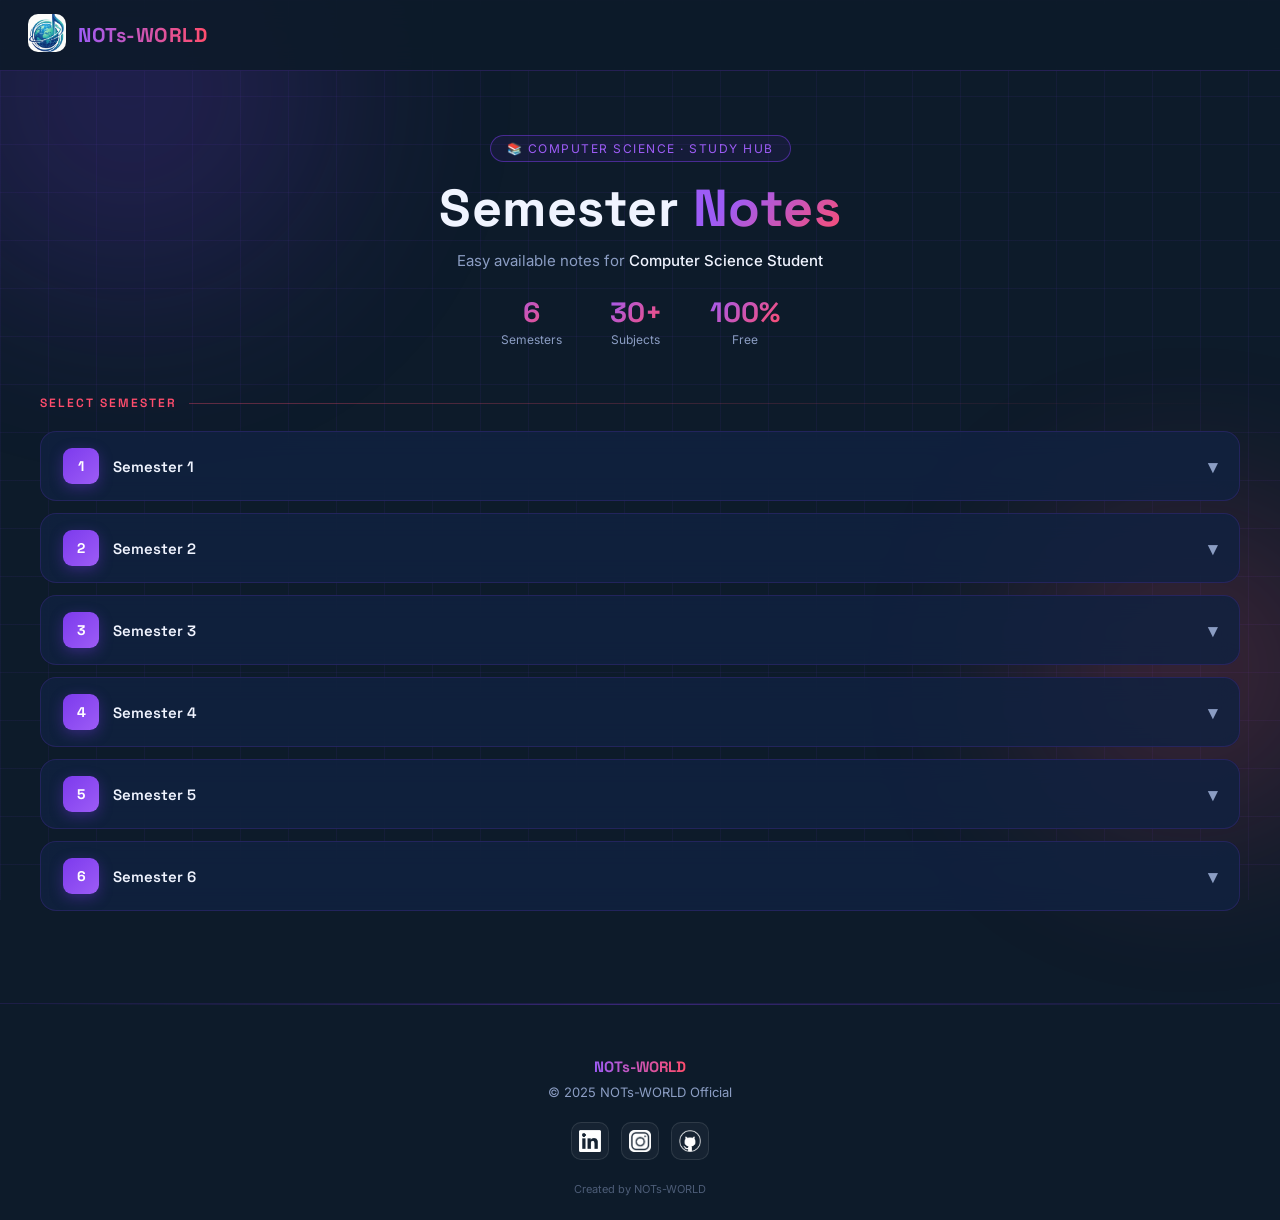
<file: NOTs-WORLD.html>
<!DOCTYPE html>
<html lang="en">

<head>
    <meta charset="UTF-8">
    <meta name="viewport" content="width=device-width, initial-scale=1.0">
    <title>NOTs-WORLD</title>
    <link rel="stylesheet" href="NOTs-WORLD.css">
</head>

<body>

    <!-- Ambient glow orb (second one via div, first via CSS ::after) -->
    <div class="orb2"></div>

    <!-- ===== NAVBAR ===== -->
    <nav class="Header">
        <span>
            <img src="Images/Note-World.png" class="Logo" alt="Note-World Logo"
                onerror="this.style.display='none';this.nextElementSibling.style.display='grid';" />
            <span class="logo-fallback" style="display:none;">N</span>
        </span>
        <span>
            <h1>NOTs-WORLD</h1>
        </span>
    </nav>

    <!-- ===== HERO ===== -->
    <section class="Herosegment">
        <div class="hero-badge">📚 Computer Science · Study Hub</div>
        <h1>Semester <span>Notes</span></h1>
        <p>Easy available notes for <b>Computer Science Student</b></p>

        <!-- Stats bar -->
        <div class="stats-bar">
            <div class="stat-item">
                <div class="stat-num">6</div>
                <div class="stat-lbl">Semesters</div>
            </div>
            <div class="stat-item">
                <div class="stat-num">30+</div>
                <div class="stat-lbl">Subjects</div>
            </div>
            <div class="stat-item">
                <div class="stat-num">100%</div>
                <div class="stat-lbl">Free</div>
            </div>
        </div>
    </section>

    <!-- ===== SEMESTER LIST ===== -->
    <section class="Semlist">
        <h3>Select Semester</h3>

        <!-- Semester 1 -->
        <details class="sembox">
            <summary data-num="1">Semester 1</summary>
            <ul class="ul1">
                <li><a href="Asset/Semester-1/Computer Science and Information Technology 1.pdf">Syllabus</a></li>
                <li><a href="Asset/Semester-1/basic engg math.pdf">Basic Engineering Mathematics</a></li>
                <li><a href="Asset/Semester-1/Applied Physics – B notes.pdf">Applied Physics-B</a></li>
                <li><a href="Asset/Semester-1/Fundamental of IT System Books.pdf">Fundamental of IT System</a></li>
                <li><a href="Asset/Semester-1/Fundamentals of Electrical and Electronics Engg. Notes.pdf">Fundamental of Electrical and Electronics Engineering</a></li>
                <li><a href="Asset/Semester-1/Electrical and Electronics Workshop 2.pdf">Electrical and Electronics Engineering Workshop</a></li>
            </ul>
        </details>

        <!-- Semester 2 -->
        <details class="sembox">
            <summary data-num="2">Semester 2</summary>
            <ul class="ul1">
                <li><a href="Asset/Semester-2/Computer Sciencea nd InformationTechnology 2nd.pdf">Syllabus</a></li>
                <li><a href="Asset/Semester-2/C-Programming Notes.pdf">Programming with C</a></li>
                <li><a href="Asset/Semester-2/Web-Technology Notes.pdf">Web Technology</a></li>
                <li><a href="Asset/Semester-2/Applied-Chemistry Notes.pdf">Applied Chemistry-B</a></li>
                <li><a href="Asset/Semester-2/Communication-Skills Notes.pdf">Communication Skills</a></li>
                <li><a href="Asset/Semester-2/Applied-Mathematics Notes.pdf">Applied Mathematics-B</a></li>
                <li><a href="Asset/Semester-2/Professional-Ethics Notes.pdf">Professional Ethics</a></li>
                <li><a href="Asset/Semester-2/Indian-Knowledge-System Notes.pdf">Essence of Indian Knowledge System and Tradition</a></li>
            </ul>
        </details>

        <!-- Semester 3 -->
        <details class="sembox">
            <summary data-num="3">Semester 3</summary>
            <ul class="ul1">
                <li><a href="Asset/Semester-3/Computer Science And Information Technology 3.pdf">Syllabus</a></li>
                <li><a href="Asset/Semester-3/DSA_Notes.pdf">Data Structures and Algorithm</a></li>
                <li><a href="Asset/Semester-3/OS_Notes.pdf">Operating System</a></li>
                <li><a href="Asset/Semester-3/Discrete_Structures_Notes.pdf">Discrete Structure</a></li>
                <li><a href="Asset/Semester-3/Digital_Electronics_Microprocessor_Notes.pdf">Digital Electronics and Microprocessor</a></li>
                <li><a href="Asset/Semester-3/Python_Programming_Notes.pdf">Python Programming</a></li>
                <li><a href="Asset/Semester-3/Principles_of_Management_Notes.pdf">Principles of Management</a></li>
            </ul>
        </details>

        <!-- Semester 4 -->
        <details class="sembox">
            <summary data-num="4">Semester 4</summary>
            <ul class="ul1">
                <li><a href="Asset/Semester-4/Computer Science And Information Technology 4.pdf">Syllabus</a></li>
                <li><a href="Asset/Semester-4/Java_Programming_Notes.pdf">Java Programming</a></li>
                <li><a href="Asset/Semester-4/Theory_of_Computation_Notes.pdf">Theory of Computation</a></li>
                <li><a href="Asset/Semester-4/DBMS_Notes.pdf">Database Management System</a></li>
                <li><a href="Asset/Semester-4/Computer_Organization_Architecture_Notes.pdf">Computer Organization and Architecture</a></li>
                <li><a href="Asset/Semester-4/Computer Science And Information Technology 4.pdf">Computer Troubleshooting &amp; Maintenance</a></li>
                <li><a href="Asset/Semester-4/Environmental_Education_Notes.pdf">Environmental Education and Sustainable Development</a></li>
                <li><a href="Asset/Semester-4/Employability_Skills_Development_Notes.pdf">Employability Skills Development</a></li>
            </ul>
        </details>

        <!-- Semester 5 -->
        <details class="sembox">
            <summary data-num="5">Semester 5</summary>
            <ul class="ul1">
                <li><a href="https://sbte.bihar.gov.in/uploads/175316551243773.%20Computer%20Science%20and%20Information%20Technology.pdf">Syllabus (old)</a></li>
                <li><a href="#">Coming soon...</a></li>
            </ul>
        </details>

        <!-- Semester 6 -->
        <details class="sembox">
            <summary data-num="6">Semester 6</summary>
            <ul class="ul1">
                <li><a href="https://sbte.bihar.gov.in/uploads/175316551243773.%20Computer%20Science%20and%20Information%20Technology.pdf">Syllabus (old)</a></li>
                <li><a href="#">Coming soon...</a></li>
            </ul>
        </details>

    </section>

    <!--  FOOTER  -->
    <footer class="Cont">
        <div class="footer-divider"></div>
        <div class="Mcont">
            <div class="footer-brand">NOTs-WORLD</div>
            <p>© 2025 NOTs-WORLD Official</p>
            <div class="Contimg">
                <a href="https://www.linkedin.com/in/manish-kumar-b34939379" target="_blank" title="LinkedIn">
                    <img src="Images/linkedInimg.png" alt="LinkedIn Profile" width="50">
                </a>
                <a href="https://www.instagram.com/noteworld20/" target="_blank" title="Instagram">
                    <img src="Images/instagramimg.png" alt="Instagram Profile" width="50">
                </a>
                <a href="https://github.com/kumarpanditmanish833-lgtm" target="_blank" title="GitHub">
                    <img src="Images/githubimg.png" alt="GitHub Profile" width="50">
                </a>
            </div>
            <p class="credit">Created by NOTs-WORLD</p>
        </div>
    </footer>

    <!-- Google Tag -->
    <script async src="https://www.googletagmanager.com/gtag/js?id=G-9WWCYCLW01"></script>
    <script>
        window.dataLayer = window.dataLayer || [];
        function gtag(){dataLayer.push(arguments);}
        gtag('js', new Date());
        gtag('config', 'G-9WWCYCLW01');
    </script>

</body>
</html>
</file>
<file: style.css>
@import url('https://fonts.googleapis.com/css2?family=Space+Grotesk:wght@400;500;600;700&family=Inter:wght@400;500&display=swap');

* {
    margin: 0;
    padding: 0;
    box-sizing: border-box;
}

/* ===== ROOT VARIABLES ===== */
:root {
    --navy:    #0D1B2A;
    --navy2:   #112240;
    --violet:  #7C3AED;
    --violet2: #9D5CF6;
    --coral:   #FF4D6D;
    --gold:    #F5A623;
    --white:   #F0F4FF;
    --muted:   #8B9DC3;
    --card-bg: rgba(17, 34, 64, 0.85);
    --glow:    rgba(124, 58, 237, 0.35);
}

/* ===== BASE ===== */
body {
    font-family: 'Inter', sans-serif;
    background: var(--navy);
    color: var(--white);
    min-height: 100vh;
    overflow-x: hidden;
}

/* ===== ANIMATED GRID BACKGROUND ===== */
body::before {
    content: '';
    position: fixed;
    inset: 0;
    background-image:
        linear-gradient(rgba(124, 58, 237, .07) 1px, transparent 1px),
        linear-gradient(90deg, rgba(124, 58, 237, .07) 1px, transparent 1px);
    background-size: 48px 48px;
    animation: gridMove 20s linear infinite;
    pointer-events: none;
    z-index: 0;
}

@keyframes gridMove {
    0%   { background-position: 0 0; }
    100% { background-position: 48px 48px; }
}

/* ===== GLOW ORBS ===== */
body::after {
    content: '';
    position: fixed;
    width: 420px;
    height: 420px;
    border-radius: 50%;
    background: var(--violet);
    filter: blur(100px);
    opacity: .18;
    top: -120px;
    left: -80px;
    pointer-events: none;
    z-index: 0;
}

.orb2 {
    position: fixed;
    width: 340px;
    height: 340px;
    border-radius: 50%;
    background: var(--coral);
    filter: blur(90px);
    opacity: .18;
    bottom: 60px;
    right: -80px;
    pointer-events: none;
    z-index: 0;
}

/* ===== NAVBAR ===== */
.Header {
    position: sticky;
    top: 0;
    z-index: 100;
    height: auto;
    background: rgba(13, 27, 42, 0.88);
    backdrop-filter: blur(16px);
    -webkit-backdrop-filter: blur(16px);
    border-bottom: 1px solid rgba(124, 58, 237, .22);
    display: flex;
    align-items: center;
    gap: 12px;
    padding: 14px 28px;
}

.Logo {
    height: 38px;
    width: 38px;
    border-radius: 10px;
    object-fit: cover;
    padding: 0;
}

/* fallback if image missing */
.logo-fallback {
    width: 38px;
    height: 38px;
    border-radius: 10px;
    background: linear-gradient(135deg, var(--violet), var(--coral));
    display: grid;
    place-items: center;
    font-family: 'Space Grotesk', sans-serif;
    font-weight: 700;
    font-size: 16px;
    color: #fff;
    box-shadow: 0 0 16px var(--glow);
    flex-shrink: 0;
}

h1 {
    font-family: 'Space Grotesk', sans-serif;
    font-size: 20px;
    font-weight: 700;
    background: linear-gradient(90deg, var(--violet2), var(--coral));
    -webkit-background-clip: text;
    -webkit-text-fill-color: transparent;
    background-clip: text;
    letter-spacing: .5px;
}

/* ===== HERO SECTION ===== */
.Herosegment {
    position: relative;
    z-index: 1;
    text-align: center;
    padding: 64px 20px 48px;
}

.hero-badge {
    display: inline-block;
    padding: 5px 16px;
    border: 1px solid rgba(124, 58, 237, .5);
    border-radius: 999px;
    font-size: 12px;
    letter-spacing: 1.5px;
    text-transform: uppercase;
    color: var(--violet2);
    margin-bottom: 18px;
    background: rgba(124, 58, 237, .08);
    font-family: 'Inter', sans-serif;
}

.Herosegment h1 {
    font-family: 'Space Grotesk', sans-serif;
    font-size: clamp(34px, 6vw, 52px);
    font-weight: 700;
    line-height: 1.1;
    margin-bottom: 14px;
    background: none;
    -webkit-text-fill-color: unset;
    color: var(--white);
}

.Herosegment h1 span {
    background: linear-gradient(135deg, var(--violet2) 30%, var(--coral));
    -webkit-background-clip: text;
    -webkit-text-fill-color: transparent;
    background-clip: text;
}

.Herosegment p {
    color: var(--muted);
    font-size: 15px;
    font-family: 'Inter', sans-serif;
}

.Herosegment p b {
    color: var(--white);
    font-weight: 500;
}

/* ===== STATS BAR ===== */
.stats-bar {
    display: flex;
    justify-content: center;
    gap: 48px;
    padding: 24px 0 0;
}

.stat-item { text-align: center; }

.stat-num {
    font-family: 'Space Grotesk', sans-serif;
    font-size: 28px;
    font-weight: 700;
    background: linear-gradient(135deg, var(--violet2), var(--coral));
    -webkit-background-clip: text;
    -webkit-text-fill-color: transparent;
    background-clip: text;
}

.stat-lbl {
    font-size: 12px;
    color: var(--muted);
    margin-top: 2px;
}

/* ===== SEMESTER LIST WRAPPER ===== */
.Semlist {
    position: relative;
    z-index: 1;
    padding: 0 40px 80px;
}

/* Section Label */
.Semlist h3 {
    display: flex;
    align-items: center;
    gap: 12px;
    font-size: 12px;
    font-family: 'Space Grotesk', sans-serif;
    font-weight: 600;
    letter-spacing: 2px;
    text-transform: uppercase;
    color: var(--coral);
    padding-left: 0;
    margin-bottom: 20px;
}

.Semlist h3::after {
    content: '';
    flex: 1;
    height: 1px;
    background: linear-gradient(90deg, rgba(255, 77, 109, .35), transparent);
}

/* ===== SEMESTER BOX (details) ===== */
.sembox {
    background: var(--card-bg);
    backdrop-filter: blur(12px);
    -webkit-backdrop-filter: blur(12px);
    margin: 0 0 12px 0;
    padding: 0;
    border-radius: 16px;
    border: 1px solid rgba(124, 58, 237, .18);
    transition: border-color .3s, box-shadow .3s;
    overflow: hidden;
}
.sembox a{
    text-decoration: none;
    font-size: 15px;
    color: white;
}

.sembox:hover {
    border-color: rgba(124, 58, 237, .5);
    box-shadow: 0 0 28px rgba(124, 58, 237, .15);
}

/* ===== SUMMARY (accordion header) ===== */
.Semlist summary {
    display: flex;
    align-items: center;
    gap: 14px;
    color: var(--white);
    padding: 16px 22px;
    cursor: pointer;
    border-radius: 16px;
    width: 100%;
    font-family: 'Space Grotesk', sans-serif;
    font-weight: 600;
    font-size: 15px;
    list-style: none;
    transition: background .2s;
    position: relative;
}

.Semlist summary::-webkit-details-marker { display: none; }

.Semlist summary:hover {
    background: rgba(124, 58, 237, .07);
    border: none;
}

/* Semester number badge */
.Semlist summary::before {
    content: attr(data-num);
    width: 36px;
    height: 36px;
    border-radius: 9px;
    background: linear-gradient(135deg, var(--violet), var(--violet2));
    display: flex;
    align-items: center;
    justify-content: center;
    font-size: 14px;
    font-weight: 700;
    color: #fff;
    flex-shrink: 0;
    box-shadow: 0 4px 14px rgba(124, 58, 237, .35);
}

/* Arrow indicator */
.Semlist summary::after {
    content: '▾';
    margin-left: auto;
    color: var(--muted);
    font-size: 18px;
    transition: transform .35s, color .3s;
}

.sembox[open] summary::after {
    transform: rotate(180deg);
    color: var(--violet2);
}

/* Divider when open */
.sembox[open] summary {
    border-bottom: 1px solid rgba(124, 58, 237, .15);
    border-radius: 16px 16px 0 0;
}

/* ===== SUBJECT LIST ===== */
.ul1 {
    list-style: none;
    margin: 0;
    padding: 8px 18px 14px;
}

.ul1 li {
    margin-top: 6px;
}

.ul1 a {
    display: flex;
    align-items: center;
    gap: 12px;
    text-decoration: none;
    font-size: 14px;
    font-family: 'Inter', sans-serif;
    font-weight: 500;
    color: var(--white);
    padding: 10px 14px;
    border-radius: 10px;
    transition: background .2s, transform .2s, color .2s;
}

.ul1 a::before {
    content: '📄';
    width: 30px;
    height: 30px;
    border-radius: 7px;
    background: rgba(124, 58, 237, .15);
    border: 1px solid rgba(124, 58, 237, .25);
    display: flex;
    align-items: center;
    justify-content: center;
    font-size: 13px;
    flex-shrink: 0;
}

/* Syllabus link gets gold color */
.ul1 li:first-child a {
    color: var(--gold);
}
.ul1 li:first-child a::before {
    content: '📋';
    background: rgba(245, 166, 35, .12);
    border-color: rgba(245, 166, 35, .3);
}

.ul1 a:hover {
    background: rgba(124, 58, 237, .12);
    transform: translateX(6px);
    color: var(--white);
}

/* Arrow on hover */
.ul1 a::after {
    content: '→';
    margin-left: auto;
    color: var(--muted);
    opacity: 0;
    transition: opacity .2s, transform .2s;
}

.ul1 a:hover::after {
    opacity: 1;
    transform: translateX(3px);
}

/* ===== FOOTER ===== */
.Cont {
    position: relative;
    z-index: 1;
    background: transparent;
    border-top: 1px solid rgba(124, 58, 237, .15);
    min-height: auto;
    padding: 0 20px 24px;
}

.footer-divider {
    height: 1px;
    background: linear-gradient(90deg, transparent, rgba(124, 58, 237, .4), transparent);
    margin-bottom: 24px;
}

.Mcont {
    display: flex;
    align-items: center;
    justify-content: center;
    flex-direction: column;
    padding-top: 28px;
    gap: 6px;
}

.footer-brand {
    font-family: 'Space Grotesk', sans-serif;
    font-weight: 700;
    font-size: 15px;
    background: linear-gradient(90deg, var(--violet2), var(--coral));
    -webkit-background-clip: text;
    -webkit-text-fill-color: transparent;
    background-clip: text;
    margin-bottom: 2px;
}

.Cont p {
    color: var(--muted);
    font-size: 13px;
    font-family: 'Inter', sans-serif;
    text-align: center;
    padding-top: 0;
}

.Contimg {
    display: flex;
    align-items: center;
    justify-content: center;
    gap: 12px;
    padding: 16px 0 8px;
}

.Contimg a {
    display: flex;
    width: 38px;
    height: 38px;
    border-radius: 10px;
    background: rgba(255, 255, 255, .04);
    border: 1px solid rgba(255, 255, 255, .1);
    align-items: center;
    justify-content: center;
    transition: background .2s, border-color .2s, transform .2s;
}

.Contimg a:hover {
    background: rgba(124, 58, 237, .2);
    border-color: var(--violet2);
    transform: translateY(-3px);
}

.Contimg img {
    width: 22px !important;
    height: 22px;
    object-fit: contain;
    filter: brightness(0) invert(1);
}

.credit {
    font-size: 11px !important;
    color: rgba(139, 157, 195, .5) !important;
    margin-top: 8px;
}

/* ===== RESPONSIVE ===== */
@media (max-width: 768px) {
    .Header { padding: 12px 16px; }
    h1 { font-size: 16px; }
    .Logo { height: 32px; width: 32px; }

    .Herosegment { padding: 40px 16px 32px; }
    .stats-bar { gap: 24px; }
    .stat-num { font-size: 22px; }

    .Semlist { padding: 0 16px 60px; }
    .Semlist summary { padding: 13px 16px; font-size: 14px; }
    .ul1 { padding: 6px 12px 12px; }
    .ul1 a { font-size: 13px; }
}

@media (max-width: 400px) {
    h1 { font-size: 14px; }
    .Herosegment h1 { font-size: 1.8rem; }
    .sembox { border-radius: 12px; }
}
</file>
<file: Automobile.css>
@import url('https://fonts.googleapis.com/css2?family=Space+Grotesk:wght@400;500;600;700&family=Inter:wght@400;500&display=swap');

* {
    margin: 0;
    padding: 0;
    box-sizing: border-box;
}

/* ===== ROOT VARIABLES ===== */
:root {
    --navy:    #0D1B2A;
    --navy2:   #112240;
    --violet:  #7C3AED;
    --violet2: #9D5CF6;
    --coral:   #FF4D6D;
    --gold:    #F5A623;
    --white:   #F0F4FF;
    --muted:   #8B9DC3;
    --card-bg: rgba(17, 34, 64, 0.85);
    --glow:    rgba(124, 58, 237, 0.35);
}

/* ===== BASE ===== */
body {
    font-family: 'Inter', sans-serif;
    background: var(--navy);
    color: var(--white);
    min-height: 100vh;
    overflow-x: hidden;
}

/* ===== ANIMATED GRID BACKGROUND ===== */
body::before {
    content: '';
    position: fixed;
    inset: 0;
    background-image:
        linear-gradient(rgba(124, 58, 237, .07) 1px, transparent 1px),
        linear-gradient(90deg, rgba(124, 58, 237, .07) 1px, transparent 1px);
    background-size: 48px 48px;
    animation: gridMove 20s linear infinite;
    pointer-events: none;
    z-index: 0;
}

@keyframes gridMove {
    0%   { background-position: 0 0; }
    100% { background-position: 48px 48px; }
}

/* ===== GLOW ORBS ===== */
body::after {
    content: '';
    position: fixed;
    width: 420px;
    height: 420px;
    border-radius: 50%;
    background: var(--violet);
    filter: blur(100px);
    opacity: .18;
    top: -120px;
    left: -80px;
    pointer-events: none;
    z-index: 0;
}

.orb2 {
    position: fixed;
    width: 340px;
    height: 340px;
    border-radius: 50%;
    background: var(--coral);
    filter: blur(90px);
    opacity: .18;
    bottom: 60px;
    right: -80px;
    pointer-events: none;
    z-index: 0;
}

/* ===== NAVBAR ===== */
.Header {
    position: sticky;
    top: 0;
    z-index: 100;
    height: auto;
    background: rgba(13, 27, 42, 0.88);
    backdrop-filter: blur(16px);
    -webkit-backdrop-filter: blur(16px);
    border-bottom: 1px solid rgba(124, 58, 237, .22);
    display: flex;
    align-items: center;
    gap: 12px;
    padding: 14px 28px;
}

.Logo {
    height: 38px;
    width: 38px;
    border-radius: 10px;
    object-fit: cover;
    padding: 0;
}

/* fallback if image missing */
.logo-fallback {
    width: 38px;
    height: 38px;
    border-radius: 10px;
    background: linear-gradient(135deg, var(--violet), var(--coral));
    display: grid;
    place-items: center;
    font-family: 'Space Grotesk', sans-serif;
    font-weight: 700;
    font-size: 16px;
    color: #fff;
    box-shadow: 0 0 16px var(--glow);
    flex-shrink: 0;
}

h1 {
    font-family: 'Space Grotesk', sans-serif;
    font-size: 20px;
    font-weight: 700;
    background: linear-gradient(90deg, var(--violet2), var(--coral));
    -webkit-background-clip: text;
    -webkit-text-fill-color: transparent;
    background-clip: text;
    letter-spacing: .5px;
}

/* ===== HERO SECTION ===== */
.Herosegment {
    position: relative;
    z-index: 1;
    text-align: center;
    padding: 64px 20px 48px;
}

.hero-badge {
    display: inline-block;
    padding: 5px 16px;
    border: 1px solid rgba(124, 58, 237, .5);
    border-radius: 999px;
    font-size: 12px;
    letter-spacing: 1.5px;
    text-transform: uppercase;
    color: var(--violet2);
    margin-bottom: 18px;
    background: rgba(124, 58, 237, .08);
    font-family: 'Inter', sans-serif;
}

.Herosegment h1 {
    font-family: 'Space Grotesk', sans-serif;
    font-size: clamp(34px, 6vw, 52px);
    font-weight: 700;
    line-height: 1.1;
    margin-bottom: 14px;
    background: none;
    -webkit-text-fill-color: unset;
    color: var(--white);
}

.Herosegment h1 span {
    background: linear-gradient(135deg, var(--violet2) 30%, var(--coral));
    -webkit-background-clip: text;
    -webkit-text-fill-color: transparent;
    background-clip: text;
}

.Herosegment p {
    color: var(--muted);
    font-size: 15px;
    font-family: 'Inter', sans-serif;
}

.Herosegment p b {
    color: var(--white);
    font-weight: 500;
}

/* ===== STATS BAR ===== */
.stats-bar {
    display: flex;
    justify-content: center;
    gap: 48px;
    padding: 24px 0 0;
}

.stat-item { text-align: center; }

.stat-num {
    font-family: 'Space Grotesk', sans-serif;
    font-size: 28px;
    font-weight: 700;
    background: linear-gradient(135deg, var(--violet2), var(--coral));
    -webkit-background-clip: text;
    -webkit-text-fill-color: transparent;
    background-clip: text;
}

.stat-lbl {
    font-size: 12px;
    color: var(--muted);
    margin-top: 2px;
}

/* ===== SEMESTER LIST WRAPPER ===== */
.Semlist {
    position: relative;
    z-index: 1;
    padding: 0 40px 80px;
}

/* Section Label */
.Semlist h3 {
    display: flex;
    align-items: center;
    gap: 12px;
    font-size: 12px;
    font-family: 'Space Grotesk', sans-serif;
    font-weight: 600;
    letter-spacing: 2px;
    text-transform: uppercase;
    color: var(--coral);
    padding-left: 0;
    margin-bottom: 20px;
}

.Semlist h3::after {
    content: '';
    flex: 1;
    height: 1px;
    background: linear-gradient(90deg, rgba(255, 77, 109, .35), transparent);
}

/* ===== SEMESTER BOX (details) ===== */
.sembox {
    background: var(--card-bg);
    backdrop-filter: blur(12px);
    -webkit-backdrop-filter: blur(12px);
    margin: 0 0 12px 0;
    padding: 0;
    border-radius: 16px;
    border: 1px solid rgba(124, 58, 237, .18);
    transition: border-color .3s, box-shadow .3s;
    overflow: hidden;
}

.sembox:hover {
    border-color: rgba(124, 58, 237, .5);
    box-shadow: 0 0 28px rgba(124, 58, 237, .15);
}

/* ===== SUMMARY (accordion header) ===== */
.Semlist summary {
    display: flex;
    align-items: center;
    gap: 14px;
    color: var(--white);
    padding: 16px 22px;
    cursor: pointer;
    border-radius: 16px;
    width: 100%;
    font-family: 'Space Grotesk', sans-serif;
    font-weight: 600;
    font-size: 15px;
    list-style: none;
    transition: background .2s;
    position: relative;
}

.Semlist summary::-webkit-details-marker { display: none; }

.Semlist summary:hover {
    background: rgba(124, 58, 237, .07);
    border: none;
}

/* Semester number badge */
.Semlist summary::before {
    content: attr(data-num);
    width: 36px;
    height: 36px;
    border-radius: 9px;
    background: linear-gradient(135deg, var(--violet), var(--violet2));
    display: flex;
    align-items: center;
    justify-content: center;
    font-size: 14px;
    font-weight: 700;
    color: #fff;
    flex-shrink: 0;
    box-shadow: 0 4px 14px rgba(124, 58, 237, .35);
}

/* Arrow indicator */
.Semlist summary::after {
    content: '▾';
    margin-left: auto;
    color: var(--muted);
    font-size: 18px;
    transition: transform .35s, color .3s;
}

.sembox[open] summary::after {
    transform: rotate(180deg);
    color: var(--violet2);
}

/* Divider when open */
.sembox[open] summary {
    border-bottom: 1px solid rgba(124, 58, 237, .15);
    border-radius: 16px 16px 0 0;
}

/* ===== SUBJECT LIST ===== */
.ul1 {
    list-style: none;
    margin: 0;
    padding: 8px 18px 14px;
}

.ul1 li {
    margin-top: 6px;
}

.ul1 a {
    display: flex;
    align-items: center;
    gap: 12px;
    text-decoration: none;
    font-size: 14px;
    font-family: 'Inter', sans-serif;
    font-weight: 500;
    color: var(--white);
    padding: 10px 14px;
    border-radius: 10px;
    transition: background .2s, transform .2s, color .2s;
}

.ul1 a::before {
    content: '📄';
    width: 30px;
    height: 30px;
    border-radius: 7px;
    background: rgba(124, 58, 237, .15);
    border: 1px solid rgba(124, 58, 237, .25);
    display: flex;
    align-items: center;
    justify-content: center;
    font-size: 13px;
    flex-shrink: 0;
}

/* Syllabus link gets gold color */
.ul1 li:first-child a {
    color: var(--gold);
}
.ul1 li:first-child a::before {
    content: '📋';
    background: rgba(245, 166, 35, .12);
    border-color: rgba(245, 166, 35, .3);
}

.ul1 a:hover {
    background: rgba(124, 58, 237, .12);
    transform: translateX(6px);
    color: var(--white);
}

/* Arrow on hover */
.ul1 a::after {
    content: '→';
    margin-left: auto;
    color: var(--muted);
    opacity: 0;
    transition: opacity .2s, transform .2s;
}

.ul1 a:hover::after {
    opacity: 1;
    transform: translateX(3px);
}

/* ===== FOOTER ===== */
.Cont {
    position: relative;
    z-index: 1;
    background: transparent;
    border-top: 1px solid rgba(124, 58, 237, .15);
    min-height: auto;
    padding: 0 20px 24px;
}

.footer-divider {
    height: 1px;
    background: linear-gradient(90deg, transparent, rgba(124, 58, 237, .4), transparent);
    margin-bottom: 24px;
}

.Mcont {
    display: flex;
    align-items: center;
    justify-content: center;
    flex-direction: column;
    padding-top: 28px;
    gap: 6px;
}

.footer-brand {
    font-family: 'Space Grotesk', sans-serif;
    font-weight: 700;
    font-size: 15px;
    background: linear-gradient(90deg, var(--violet2), var(--coral));
    -webkit-background-clip: text;
    -webkit-text-fill-color: transparent;
    background-clip: text;
    margin-bottom: 2px;
}

.Cont p {
    color: var(--muted);
    font-size: 13px;
    font-family: 'Inter', sans-serif;
    text-align: center;
    padding-top: 0;
}

.Contimg {
    display: flex;
    align-items: center;
    justify-content: center;
    gap: 12px;
    padding: 16px 0 8px;
}

.Contimg a {
    display: flex;
    width: 38px;
    height: 38px;
    border-radius: 10px;
    background: rgba(255, 255, 255, .04);
    border: 1px solid rgba(255, 255, 255, .1);
    align-items: center;
    justify-content: center;
    transition: background .2s, border-color .2s, transform .2s;
}

.Contimg a:hover {
    background: rgba(124, 58, 237, .2);
    border-color: var(--violet2);
    transform: translateY(-3px);
}

.Contimg img {
    width: 22px !important;
    height: 22px;
    object-fit: contain;
    filter: brightness(0) invert(1);
}

.credit {
    font-size: 11px !important;
    color: rgba(139, 157, 195, .5) !important;
    margin-top: 8px;
}

/* ===== RESPONSIVE ===== */
@media (max-width: 768px) {
    .Header { padding: 12px 16px; }
    h1 { font-size: 16px; }
    .Logo { height: 32px; width: 32px; }

    .Herosegment { padding: 40px 16px 32px; }
    .stats-bar { gap: 24px; }
    .stat-num { font-size: 22px; }

    .Semlist { padding: 0 16px 60px; }
    .Semlist summary { padding: 13px 16px; font-size: 14px; }
    .ul1 { padding: 6px 12px 12px; }
    .ul1 a { font-size: 13px; }
}

@media (max-width: 400px) {
    h1 { font-size: 14px; }
    .Herosegment h1 { font-size: 1.8rem; }
    .sembox { border-radius: 12px; }
}
</file>
<file: Civil.css>
@import url('https://fonts.googleapis.com/css2?family=Space+Grotesk:wght@400;500;600;700&family=Inter:wght@400;500&display=swap');

* {
    margin: 0;
    padding: 0;
    box-sizing: border-box;
}

/* ===== ROOT VARIABLES ===== */
:root {
    --navy:    #0D1B2A;
    --navy2:   #112240;
    --violet:  #7C3AED;
    --violet2: #9D5CF6;
    --coral:   #FF4D6D;
    --gold:    #F5A623;
    --white:   #F0F4FF;
    --muted:   #8B9DC3;
    --card-bg: rgba(17, 34, 64, 0.85);
    --glow:    rgba(124, 58, 237, 0.35);
}

/* ===== BASE ===== */
body {
    font-family: 'Inter', sans-serif;
    background: var(--navy);
    color: var(--white);
    min-height: 100vh;
    overflow-x: hidden;
}

/* ===== ANIMATED GRID BACKGROUND ===== */
body::before {
    content: '';
    position: fixed;
    inset: 0;
    background-image:
        linear-gradient(rgba(124, 58, 237, .07) 1px, transparent 1px),
        linear-gradient(90deg, rgba(124, 58, 237, .07) 1px, transparent 1px);
    background-size: 48px 48px;
    animation: gridMove 20s linear infinite;
    pointer-events: none;
    z-index: 0;
}

@keyframes gridMove {
    0%   { background-position: 0 0; }
    100% { background-position: 48px 48px; }
}

/* ===== GLOW ORBS ===== */
body::after {
    content: '';
    position: fixed;
    width: 420px;
    height: 420px;
    border-radius: 50%;
    background: var(--violet);
    filter: blur(100px);
    opacity: .18;
    top: -120px;
    left: -80px;
    pointer-events: none;
    z-index: 0;
}

.orb2 {
    position: fixed;
    width: 340px;
    height: 340px;
    border-radius: 50%;
    background: var(--coral);
    filter: blur(90px);
    opacity: .18;
    bottom: 60px;
    right: -80px;
    pointer-events: none;
    z-index: 0;
}

/* ===== NAVBAR ===== */
.Header {
    position: sticky;
    top: 0;
    z-index: 100;
    height: auto;
    background: rgba(13, 27, 42, 0.88);
    backdrop-filter: blur(16px);
    -webkit-backdrop-filter: blur(16px);
    border-bottom: 1px solid rgba(124, 58, 237, .22);
    display: flex;
    align-items: center;
    gap: 12px;
    padding: 14px 28px;
}

.Logo {
    height: 38px;
    width: 38px;
    border-radius: 10px;
    object-fit: cover;
    padding: 0;
}

/* fallback if image missing */
.logo-fallback {
    width: 38px;
    height: 38px;
    border-radius: 10px;
    background: linear-gradient(135deg, var(--violet), var(--coral));
    display: grid;
    place-items: center;
    font-family: 'Space Grotesk', sans-serif;
    font-weight: 700;
    font-size: 16px;
    color: #fff;
    box-shadow: 0 0 16px var(--glow);
    flex-shrink: 0;
}

h1 {
    font-family: 'Space Grotesk', sans-serif;
    font-size: 20px;
    font-weight: 700;
    background: linear-gradient(90deg, var(--violet2), var(--coral));
    -webkit-background-clip: text;
    -webkit-text-fill-color: transparent;
    background-clip: text;
    letter-spacing: .5px;
}

/* ===== HERO SECTION ===== */
.Herosegment {
    position: relative;
    z-index: 1;
    text-align: center;
    padding: 64px 20px 48px;
}

.hero-badge {
    display: inline-block;
    padding: 5px 16px;
    border: 1px solid rgba(124, 58, 237, .5);
    border-radius: 999px;
    font-size: 12px;
    letter-spacing: 1.5px;
    text-transform: uppercase;
    color: var(--violet2);
    margin-bottom: 18px;
    background: rgba(124, 58, 237, .08);
    font-family: 'Inter', sans-serif;
}

.Herosegment h1 {
    font-family: 'Space Grotesk', sans-serif;
    font-size: clamp(34px, 6vw, 52px);
    font-weight: 700;
    line-height: 1.1;
    margin-bottom: 14px;
    background: none;
    -webkit-text-fill-color: unset;
    color: var(--white);
}

.Herosegment h1 span {
    background: linear-gradient(135deg, var(--violet2) 30%, var(--coral));
    -webkit-background-clip: text;
    -webkit-text-fill-color: transparent;
    background-clip: text;
}

.Herosegment p {
    color: var(--muted);
    font-size: 15px;
    font-family: 'Inter', sans-serif;
}

.Herosegment p b {
    color: var(--white);
    font-weight: 500;
}

/* ===== STATS BAR ===== */
.stats-bar {
    display: flex;
    justify-content: center;
    gap: 48px;
    padding: 24px 0 0;
}

.stat-item { text-align: center; }

.stat-num {
    font-family: 'Space Grotesk', sans-serif;
    font-size: 28px;
    font-weight: 700;
    background: linear-gradient(135deg, var(--violet2), var(--coral));
    -webkit-background-clip: text;
    -webkit-text-fill-color: transparent;
    background-clip: text;
}

.stat-lbl {
    font-size: 12px;
    color: var(--muted);
    margin-top: 2px;
}

/* ===== SEMESTER LIST WRAPPER ===== */
.Semlist {
    position: relative;
    z-index: 1;
    padding: 0 40px 80px;
}

/* Section Label */
.Semlist h3 {
    display: flex;
    align-items: center;
    gap: 12px;
    font-size: 12px;
    font-family: 'Space Grotesk', sans-serif;
    font-weight: 600;
    letter-spacing: 2px;
    text-transform: uppercase;
    color: var(--coral);
    padding-left: 0;
    margin-bottom: 20px;
}

.Semlist h3::after {
    content: '';
    flex: 1;
    height: 1px;
    background: linear-gradient(90deg, rgba(255, 77, 109, .35), transparent);
}

/* ===== SEMESTER BOX (details) ===== */
.sembox {
    background: var(--card-bg);
    backdrop-filter: blur(12px);
    -webkit-backdrop-filter: blur(12px);
    margin: 0 0 12px 0;
    padding: 0;
    border-radius: 16px;
    border: 1px solid rgba(124, 58, 237, .18);
    transition: border-color .3s, box-shadow .3s;
    overflow: hidden;
}

.sembox:hover {
    border-color: rgba(124, 58, 237, .5);
    box-shadow: 0 0 28px rgba(124, 58, 237, .15);
}

/* ===== SUMMARY (accordion header) ===== */
.Semlist summary {
    display: flex;
    align-items: center;
    gap: 14px;
    color: var(--white);
    padding: 16px 22px;
    cursor: pointer;
    border-radius: 16px;
    width: 100%;
    font-family: 'Space Grotesk', sans-serif;
    font-weight: 600;
    font-size: 15px;
    list-style: none;
    transition: background .2s;
    position: relative;
}

.Semlist summary::-webkit-details-marker { display: none; }

.Semlist summary:hover {
    background: rgba(124, 58, 237, .07);
    border: none;
}

/* Semester number badge */
.Semlist summary::before {
    content: attr(data-num);
    width: 36px;
    height: 36px;
    border-radius: 9px;
    background: linear-gradient(135deg, var(--violet), var(--violet2));
    display: flex;
    align-items: center;
    justify-content: center;
    font-size: 14px;
    font-weight: 700;
    color: #fff;
    flex-shrink: 0;
    box-shadow: 0 4px 14px rgba(124, 58, 237, .35);
}

/* Arrow indicator */
.Semlist summary::after {
    content: '▾';
    margin-left: auto;
    color: var(--muted);
    font-size: 18px;
    transition: transform .35s, color .3s;
}

.sembox[open] summary::after {
    transform: rotate(180deg);
    color: var(--violet2);
}

/* Divider when open */
.sembox[open] summary {
    border-bottom: 1px solid rgba(124, 58, 237, .15);
    border-radius: 16px 16px 0 0;
}

/* ===== SUBJECT LIST ===== */
.ul1 {
    list-style: none;
    margin: 0;
    padding: 8px 18px 14px;
}

.ul1 li {
    margin-top: 6px;
}

.ul1 a {
    display: flex;
    align-items: center;
    gap: 12px;
    text-decoration: none;
    font-size: 14px;
    font-family: 'Inter', sans-serif;
    font-weight: 500;
    color: var(--white);
    padding: 10px 14px;
    border-radius: 10px;
    transition: background .2s, transform .2s, color .2s;
}

.ul1 a::before {
    content: '📄';
    width: 30px;
    height: 30px;
    border-radius: 7px;
    background: rgba(124, 58, 237, .15);
    border: 1px solid rgba(124, 58, 237, .25);
    display: flex;
    align-items: center;
    justify-content: center;
    font-size: 13px;
    flex-shrink: 0;
}

/* Syllabus link gets gold color */
.ul1 li:first-child a {
    color: var(--gold);
}
.ul1 li:first-child a::before {
    content: '📋';
    background: rgba(245, 166, 35, .12);
    border-color: rgba(245, 166, 35, .3);
}

.ul1 a:hover {
    background: rgba(124, 58, 237, .12);
    transform: translateX(6px);
    color: var(--white);
}

/* Arrow on hover */
.ul1 a::after {
    content: '→';
    margin-left: auto;
    color: var(--muted);
    opacity: 0;
    transition: opacity .2s, transform .2s;
}

.ul1 a:hover::after {
    opacity: 1;
    transform: translateX(3px);
}

/* ===== FOOTER ===== */
.Cont {
    position: relative;
    z-index: 1;
    background: transparent;
    border-top: 1px solid rgba(124, 58, 237, .15);
    min-height: auto;
    padding: 0 20px 24px;
}

.footer-divider {
    height: 1px;
    background: linear-gradient(90deg, transparent, rgba(124, 58, 237, .4), transparent);
    margin-bottom: 24px;
}

.Mcont {
    display: flex;
    align-items: center;
    justify-content: center;
    flex-direction: column;
    padding-top: 28px;
    gap: 6px;
}

.footer-brand {
    font-family: 'Space Grotesk', sans-serif;
    font-weight: 700;
    font-size: 15px;
    background: linear-gradient(90deg, var(--violet2), var(--coral));
    -webkit-background-clip: text;
    -webkit-text-fill-color: transparent;
    background-clip: text;
    margin-bottom: 2px;
}

.Cont p {
    color: var(--muted);
    font-size: 13px;
    font-family: 'Inter', sans-serif;
    text-align: center;
    padding-top: 0;
}

.Contimg {
    display: flex;
    align-items: center;
    justify-content: center;
    gap: 12px;
    padding: 16px 0 8px;
}

.Contimg a {
    display: flex;
    width: 38px;
    height: 38px;
    border-radius: 10px;
    background: rgba(255, 255, 255, .04);
    border: 1px solid rgba(255, 255, 255, .1);
    align-items: center;
    justify-content: center;
    transition: background .2s, border-color .2s, transform .2s;
}

.Contimg a:hover {
    background: rgba(124, 58, 237, .2);
    border-color: var(--violet2);
    transform: translateY(-3px);
}

.Contimg img {
    width: 22px !important;
    height: 22px;
    object-fit: contain;
    filter: brightness(0) invert(1);
}

.credit {
    font-size: 11px !important;
    color: rgba(139, 157, 195, .5) !important;
    margin-top: 8px;
}

/* ===== RESPONSIVE ===== */
@media (max-width: 768px) {
    .Header { padding: 12px 16px; }
    h1 { font-size: 16px; }
    .Logo { height: 32px; width: 32px; }

    .Herosegment { padding: 40px 16px 32px; }
    .stats-bar { gap: 24px; }
    .stat-num { font-size: 22px; }

    .Semlist { padding: 0 16px 60px; }
    .Semlist summary { padding: 13px 16px; font-size: 14px; }
    .ul1 { padding: 6px 12px 12px; }
    .ul1 a { font-size: 13px; }
}

@media (max-width: 400px) {
    h1 { font-size: 14px; }
    .Herosegment h1 { font-size: 1.8rem; }
    .sembox { border-radius: 12px; }
}
</file>
<file: Computer.css>
@import url('https://fonts.googleapis.com/css2?family=Space+Grotesk:wght@400;500;600;700&family=Inter:wght@400;500&display=swap');

* {
    margin: 0;
    padding: 0;
    box-sizing: border-box;
}

/* ===== ROOT VARIABLES ===== */
:root {
    --navy:    #0D1B2A;
    --navy2:   #112240;
    --violet:  #7C3AED;
    --violet2: #9D5CF6;
    --coral:   #FF4D6D;
    --gold:    #F5A623;
    --white:   #F0F4FF;
    --muted:   #8B9DC3;
    --card-bg: rgba(17, 34, 64, 0.85);
    --glow:    rgba(124, 58, 237, 0.35);
}

/* ===== BASE ===== */
body {
    font-family: 'Inter', sans-serif;
    background: var(--navy);
    color: var(--white);
    min-height: 100vh;
    overflow-x: hidden;
}

/* ===== ANIMATED GRID BACKGROUND ===== */
body::before {
    content: '';
    position: fixed;
    inset: 0;
    background-image:
        linear-gradient(rgba(124, 58, 237, .07) 1px, transparent 1px),
        linear-gradient(90deg, rgba(124, 58, 237, .07) 1px, transparent 1px);
    background-size: 48px 48px;
    animation: gridMove 20s linear infinite;
    pointer-events: none;
    z-index: 0;
}

@keyframes gridMove {
    0%   { background-position: 0 0; }
    100% { background-position: 48px 48px; }
}

/* ===== GLOW ORBS ===== */
body::after {
    content: '';
    position: fixed;
    width: 420px;
    height: 420px;
    border-radius: 50%;
    background: var(--violet);
    filter: blur(100px);
    opacity: .18;
    top: -120px;
    left: -80px;
    pointer-events: none;
    z-index: 0;
}

.orb2 {
    position: fixed;
    width: 340px;
    height: 340px;
    border-radius: 50%;
    background: var(--coral);
    filter: blur(90px);
    opacity: .18;
    bottom: 60px;
    right: -80px;
    pointer-events: none;
    z-index: 0;
}

/* ===== NAVBAR ===== */
.Header {
    position: sticky;
    top: 0;
    z-index: 100;
    height: auto;
    background: rgba(13, 27, 42, 0.88);
    backdrop-filter: blur(16px);
    -webkit-backdrop-filter: blur(16px);
    border-bottom: 1px solid rgba(124, 58, 237, .22);
    display: flex;
    align-items: center;
    gap: 12px;
    padding: 14px 28px;
}

.Logo {
    height: 38px;
    width: 38px;
    border-radius: 10px;
    object-fit: cover;
    padding: 0;
}

/* fallback if image missing */
.logo-fallback {
    width: 38px;
    height: 38px;
    border-radius: 10px;
    background: linear-gradient(135deg, var(--violet), var(--coral));
    display: grid;
    place-items: center;
    font-family: 'Space Grotesk', sans-serif;
    font-weight: 700;
    font-size: 16px;
    color: #fff;
    box-shadow: 0 0 16px var(--glow);
    flex-shrink: 0;
}

h1 {
    font-family: 'Space Grotesk', sans-serif;
    font-size: 20px;
    font-weight: 700;
    background: linear-gradient(90deg, var(--violet2), var(--coral));
    -webkit-background-clip: text;
    -webkit-text-fill-color: transparent;
    background-clip: text;
    letter-spacing: .5px;
}

/* ===== HERO SECTION ===== */
.Herosegment {
    position: relative;
    z-index: 1;
    text-align: center;
    padding: 64px 20px 48px;
}

.hero-badge {
    display: inline-block;
    padding: 5px 16px;
    border: 1px solid rgba(124, 58, 237, .5);
    border-radius: 999px;
    font-size: 12px;
    letter-spacing: 1.5px;
    text-transform: uppercase;
    color: var(--violet2);
    margin-bottom: 18px;
    background: rgba(124, 58, 237, .08);
    font-family: 'Inter', sans-serif;
}

.Herosegment h1 {
    font-family: 'Space Grotesk', sans-serif;
    font-size: clamp(34px, 6vw, 52px);
    font-weight: 700;
    line-height: 1.1;
    margin-bottom: 14px;
    background: none;
    -webkit-text-fill-color: unset;
    color: var(--white);
}

.Herosegment h1 span {
    background: linear-gradient(135deg, var(--violet2) 30%, var(--coral));
    -webkit-background-clip: text;
    -webkit-text-fill-color: transparent;
    background-clip: text;
}

.Herosegment p {
    color: var(--muted);
    font-size: 15px;
    font-family: 'Inter', sans-serif;
}

.Herosegment p b {
    color: var(--white);
    font-weight: 500;
}

/* ===== STATS BAR ===== */
.stats-bar {
    display: flex;
    justify-content: center;
    gap: 48px;
    padding: 24px 0 0;
}

.stat-item { text-align: center; }

.stat-num {
    font-family: 'Space Grotesk', sans-serif;
    font-size: 28px;
    font-weight: 700;
    background: linear-gradient(135deg, var(--violet2), var(--coral));
    -webkit-background-clip: text;
    -webkit-text-fill-color: transparent;
    background-clip: text;
}

.stat-lbl {
    font-size: 12px;
    color: var(--muted);
    margin-top: 2px;
}

/* ===== SEMESTER LIST WRAPPER ===== */
.Semlist {
    position: relative;
    z-index: 1;
    padding: 0 40px 80px;
}

/* Section Label */
.Semlist h3 {
    display: flex;
    align-items: center;
    gap: 12px;
    font-size: 12px;
    font-family: 'Space Grotesk', sans-serif;
    font-weight: 600;
    letter-spacing: 2px;
    text-transform: uppercase;
    color: var(--coral);
    padding-left: 0;
    margin-bottom: 20px;
}

.Semlist h3::after {
    content: '';
    flex: 1;
    height: 1px;
    background: linear-gradient(90deg, rgba(255, 77, 109, .35), transparent);
}

/* ===== SEMESTER BOX (details) ===== */
.sembox {
    background: var(--card-bg);
    backdrop-filter: blur(12px);
    -webkit-backdrop-filter: blur(12px);
    margin: 0 0 12px 0;
    padding: 0;
    border-radius: 16px;
    border: 1px solid rgba(124, 58, 237, .18);
    transition: border-color .3s, box-shadow .3s;
    overflow: hidden;
}

.sembox:hover {
    border-color: rgba(124, 58, 237, .5);
    box-shadow: 0 0 28px rgba(124, 58, 237, .15);
}

/* ===== SUMMARY (accordion header) ===== */
.Semlist summary {
    display: flex;
    align-items: center;
    gap: 14px;
    color: var(--white);
    padding: 16px 22px;
    cursor: pointer;
    border-radius: 16px;
    width: 100%;
    font-family: 'Space Grotesk', sans-serif;
    font-weight: 600;
    font-size: 15px;
    list-style: none;
    transition: background .2s;
    position: relative;
}

.Semlist summary::-webkit-details-marker { display: none; }

.Semlist summary:hover {
    background: rgba(124, 58, 237, .07);
    border: none;
}

/* Semester number badge */
.Semlist summary::before {
    content: attr(data-num);
    width: 36px;
    height: 36px;
    border-radius: 9px;
    background: linear-gradient(135deg, var(--violet), var(--violet2));
    display: flex;
    align-items: center;
    justify-content: center;
    font-size: 14px;
    font-weight: 700;
    color: #fff;
    flex-shrink: 0;
    box-shadow: 0 4px 14px rgba(124, 58, 237, .35);
}

/* Arrow indicator */
.Semlist summary::after {
    content: '▾';
    margin-left: auto;
    color: var(--muted);
    font-size: 18px;
    transition: transform .35s, color .3s;
}

.sembox[open] summary::after {
    transform: rotate(180deg);
    color: var(--violet2);
}

/* Divider when open */
.sembox[open] summary {
    border-bottom: 1px solid rgba(124, 58, 237, .15);
    border-radius: 16px 16px 0 0;
}

/* ===== SUBJECT LIST ===== */
.ul1 {
    list-style: none;
    margin: 0;
    padding: 8px 18px 14px;
}

.ul1 li {
    margin-top: 6px;
}

.ul1 a {
    display: flex;
    align-items: center;
    gap: 12px;
    text-decoration: none;
    font-size: 14px;
    font-family: 'Inter', sans-serif;
    font-weight: 500;
    color: var(--white);
    padding: 10px 14px;
    border-radius: 10px;
    transition: background .2s, transform .2s, color .2s;
}

.ul1 a::before {
    content: '📄';
    width: 30px;
    height: 30px;
    border-radius: 7px;
    background: rgba(124, 58, 237, .15);
    border: 1px solid rgba(124, 58, 237, .25);
    display: flex;
    align-items: center;
    justify-content: center;
    font-size: 13px;
    flex-shrink: 0;
}

/* Syllabus link gets gold color */
.ul1 li:first-child a {
    color: var(--gold);
}
.ul1 li:first-child a::before {
    content: '📋';
    background: rgba(245, 166, 35, .12);
    border-color: rgba(245, 166, 35, .3);
}

.ul1 a:hover {
    background: rgba(124, 58, 237, .12);
    transform: translateX(6px);
    color: var(--white);
}

/* Arrow on hover */
.ul1 a::after {
    content: '→';
    margin-left: auto;
    color: var(--muted);
    opacity: 0;
    transition: opacity .2s, transform .2s;
}

.ul1 a:hover::after {
    opacity: 1;
    transform: translateX(3px);
}

/* ===== FOOTER ===== */
.Cont {
    position: relative;
    z-index: 1;
    background: transparent;
    border-top: 1px solid rgba(124, 58, 237, .15);
    min-height: auto;
    padding: 0 20px 24px;
}

.footer-divider {
    height: 1px;
    background: linear-gradient(90deg, transparent, rgba(124, 58, 237, .4), transparent);
    margin-bottom: 24px;
}

.Mcont {
    display: flex;
    align-items: center;
    justify-content: center;
    flex-direction: column;
    padding-top: 28px;
    gap: 6px;
}

.footer-brand {
    font-family: 'Space Grotesk', sans-serif;
    font-weight: 700;
    font-size: 15px;
    background: linear-gradient(90deg, var(--violet2), var(--coral));
    -webkit-background-clip: text;
    -webkit-text-fill-color: transparent;
    background-clip: text;
    margin-bottom: 2px;
}

.Cont p {
    color: var(--muted);
    font-size: 13px;
    font-family: 'Inter', sans-serif;
    text-align: center;
    padding-top: 0;
}

.Contimg {
    display: flex;
    align-items: center;
    justify-content: center;
    gap: 12px;
    padding: 16px 0 8px;
}

.Contimg a {
    display: flex;
    width: 38px;
    height: 38px;
    border-radius: 10px;
    background: rgba(255, 255, 255, .04);
    border: 1px solid rgba(255, 255, 255, .1);
    align-items: center;
    justify-content: center;
    transition: background .2s, border-color .2s, transform .2s;
}

.Contimg a:hover {
    background: rgba(124, 58, 237, .2);
    border-color: var(--violet2);
    transform: translateY(-3px);
}

.Contimg img {
    width: 22px !important;
    height: 22px;
    object-fit: contain;
    filter: brightness(0) invert(1);
}

.credit {
    font-size: 11px !important;
    color: rgba(139, 157, 195, .5) !important;
    margin-top: 8px;
}

/* ===== RESPONSIVE ===== */
@media (max-width: 768px) {
    .Header { padding: 12px 16px; }
    h1 { font-size: 16px; }
    .Logo { height: 32px; width: 32px; }

    .Herosegment { padding: 40px 16px 32px; }
    .stats-bar { gap: 24px; }
    .stat-num { font-size: 22px; }

    .Semlist { padding: 0 16px 60px; }
    .Semlist summary { padding: 13px 16px; font-size: 14px; }
    .ul1 { padding: 6px 12px 12px; }
    .ul1 a { font-size: 13px; }
}

@media (max-width: 400px) {
    h1 { font-size: 14px; }
    .Herosegment h1 { font-size: 1.8rem; }
    .sembox { border-radius: 12px; }
}
</file>
<file: Electrical.css>
@import url('https://fonts.googleapis.com/css2?family=Space+Grotesk:wght@400;500;600;700&family=Inter:wght@400;500&display=swap');

* {
    margin: 0;
    padding: 0;
    box-sizing: border-box;
}

/* ===== ROOT VARIABLES ===== */
:root {
    --navy:    #0D1B2A;
    --navy2:   #112240;
    --violet:  #7C3AED;
    --violet2: #9D5CF6;
    --coral:   #FF4D6D;
    --gold:    #F5A623;
    --white:   #F0F4FF;
    --muted:   #8B9DC3;
    --card-bg: rgba(17, 34, 64, 0.85);
    --glow:    rgba(124, 58, 237, 0.35);
}

/* ===== BASE ===== */
body {
    font-family: 'Inter', sans-serif;
    background: var(--navy);
    color: var(--white);
    min-height: 100vh;
    overflow-x: hidden;
}

/* ===== ANIMATED GRID BACKGROUND ===== */
body::before {
    content: '';
    position: fixed;
    inset: 0;
    background-image:
        linear-gradient(rgba(124, 58, 237, .07) 1px, transparent 1px),
        linear-gradient(90deg, rgba(124, 58, 237, .07) 1px, transparent 1px);
    background-size: 48px 48px;
    animation: gridMove 20s linear infinite;
    pointer-events: none;
    z-index: 0;
}

@keyframes gridMove {
    0%   { background-position: 0 0; }
    100% { background-position: 48px 48px; }
}

/* ===== GLOW ORBS ===== */
body::after {
    content: '';
    position: fixed;
    width: 420px;
    height: 420px;
    border-radius: 50%;
    background: var(--violet);
    filter: blur(100px);
    opacity: .18;
    top: -120px;
    left: -80px;
    pointer-events: none;
    z-index: 0;
}

.orb2 {
    position: fixed;
    width: 340px;
    height: 340px;
    border-radius: 50%;
    background: var(--coral);
    filter: blur(90px);
    opacity: .18;
    bottom: 60px;
    right: -80px;
    pointer-events: none;
    z-index: 0;
}

/* ===== NAVBAR ===== */
.Header {
    position: sticky;
    top: 0;
    z-index: 100;
    height: auto;
    background: rgba(13, 27, 42, 0.88);
    backdrop-filter: blur(16px);
    -webkit-backdrop-filter: blur(16px);
    border-bottom: 1px solid rgba(124, 58, 237, .22);
    display: flex;
    align-items: center;
    gap: 12px;
    padding: 14px 28px;
}

.Logo {
    height: 38px;
    width: 38px;
    border-radius: 10px;
    object-fit: cover;
    padding: 0;
}

/* fallback if image missing */
.logo-fallback {
    width: 38px;
    height: 38px;
    border-radius: 10px;
    background: linear-gradient(135deg, var(--violet), var(--coral));
    display: grid;
    place-items: center;
    font-family: 'Space Grotesk', sans-serif;
    font-weight: 700;
    font-size: 16px;
    color: #fff;
    box-shadow: 0 0 16px var(--glow);
    flex-shrink: 0;
}

h1 {
    font-family: 'Space Grotesk', sans-serif;
    font-size: 20px;
    font-weight: 700;
    background: linear-gradient(90deg, var(--violet2), var(--coral));
    -webkit-background-clip: text;
    -webkit-text-fill-color: transparent;
    background-clip: text;
    letter-spacing: .5px;
}

/* ===== HERO SECTION ===== */
.Herosegment {
    position: relative;
    z-index: 1;
    text-align: center;
    padding: 64px 20px 48px;
}

.hero-badge {
    display: inline-block;
    padding: 5px 16px;
    border: 1px solid rgba(124, 58, 237, .5);
    border-radius: 999px;
    font-size: 12px;
    letter-spacing: 1.5px;
    text-transform: uppercase;
    color: var(--violet2);
    margin-bottom: 18px;
    background: rgba(124, 58, 237, .08);
    font-family: 'Inter', sans-serif;
}

.Herosegment h1 {
    font-family: 'Space Grotesk', sans-serif;
    font-size: clamp(34px, 6vw, 52px);
    font-weight: 700;
    line-height: 1.1;
    margin-bottom: 14px;
    background: none;
    -webkit-text-fill-color: unset;
    color: var(--white);
}

.Herosegment h1 span {
    background: linear-gradient(135deg, var(--violet2) 30%, var(--coral));
    -webkit-background-clip: text;
    -webkit-text-fill-color: transparent;
    background-clip: text;
}

.Herosegment p {
    color: var(--muted);
    font-size: 15px;
    font-family: 'Inter', sans-serif;
}

.Herosegment p b {
    color: var(--white);
    font-weight: 500;
}

/* ===== STATS BAR ===== */
.stats-bar {
    display: flex;
    justify-content: center;
    gap: 48px;
    padding: 24px 0 0;
}

.stat-item { text-align: center; }

.stat-num {
    font-family: 'Space Grotesk', sans-serif;
    font-size: 28px;
    font-weight: 700;
    background: linear-gradient(135deg, var(--violet2), var(--coral));
    -webkit-background-clip: text;
    -webkit-text-fill-color: transparent;
    background-clip: text;
}

.stat-lbl {
    font-size: 12px;
    color: var(--muted);
    margin-top: 2px;
}

/* ===== SEMESTER LIST WRAPPER ===== */
.Semlist {
    position: relative;
    z-index: 1;
    padding: 0 40px 80px;
}

/* Section Label */
.Semlist h3 {
    display: flex;
    align-items: center;
    gap: 12px;
    font-size: 12px;
    font-family: 'Space Grotesk', sans-serif;
    font-weight: 600;
    letter-spacing: 2px;
    text-transform: uppercase;
    color: var(--coral);
    padding-left: 0;
    margin-bottom: 20px;
}

.Semlist h3::after {
    content: '';
    flex: 1;
    height: 1px;
    background: linear-gradient(90deg, rgba(255, 77, 109, .35), transparent);
}

/* ===== SEMESTER BOX (details) ===== */
.sembox {
    background: var(--card-bg);
    backdrop-filter: blur(12px);
    -webkit-backdrop-filter: blur(12px);
    margin: 0 0 12px 0;
    padding: 0;
    border-radius: 16px;
    border: 1px solid rgba(124, 58, 237, .18);
    transition: border-color .3s, box-shadow .3s;
    overflow: hidden;
}

.sembox:hover {
    border-color: rgba(124, 58, 237, .5);
    box-shadow: 0 0 28px rgba(124, 58, 237, .15);
}

/* ===== SUMMARY (accordion header) ===== */
.Semlist summary {
    display: flex;
    align-items: center;
    gap: 14px;
    color: var(--white);
    padding: 16px 22px;
    cursor: pointer;
    border-radius: 16px;
    width: 100%;
    font-family: 'Space Grotesk', sans-serif;
    font-weight: 600;
    font-size: 15px;
    list-style: none;
    transition: background .2s;
    position: relative;
}

.Semlist summary::-webkit-details-marker { display: none; }

.Semlist summary:hover {
    background: rgba(124, 58, 237, .07);
    border: none;
}

/* Semester number badge */
.Semlist summary::before {
    content: attr(data-num);
    width: 36px;
    height: 36px;
    border-radius: 9px;
    background: linear-gradient(135deg, var(--violet), var(--violet2));
    display: flex;
    align-items: center;
    justify-content: center;
    font-size: 14px;
    font-weight: 700;
    color: #fff;
    flex-shrink: 0;
    box-shadow: 0 4px 14px rgba(124, 58, 237, .35);
}

/* Arrow indicator */
.Semlist summary::after {
    content: '▾';
    margin-left: auto;
    color: var(--muted);
    font-size: 18px;
    transition: transform .35s, color .3s;
}

.sembox[open] summary::after {
    transform: rotate(180deg);
    color: var(--violet2);
}

/* Divider when open */
.sembox[open] summary {
    border-bottom: 1px solid rgba(124, 58, 237, .15);
    border-radius: 16px 16px 0 0;
}

/* ===== SUBJECT LIST ===== */
.ul1 {
    list-style: none;
    margin: 0;
    padding: 8px 18px 14px;
}

.ul1 li {
    margin-top: 6px;
}

.ul1 a {
    display: flex;
    align-items: center;
    gap: 12px;
    text-decoration: none;
    font-size: 14px;
    font-family: 'Inter', sans-serif;
    font-weight: 500;
    color: var(--white);
    padding: 10px 14px;
    border-radius: 10px;
    transition: background .2s, transform .2s, color .2s;
}

.ul1 a::before {
    content: '📄';
    width: 30px;
    height: 30px;
    border-radius: 7px;
    background: rgba(124, 58, 237, .15);
    border: 1px solid rgba(124, 58, 237, .25);
    display: flex;
    align-items: center;
    justify-content: center;
    font-size: 13px;
    flex-shrink: 0;
}

/* Syllabus link gets gold color */
.ul1 li:first-child a {
    color: var(--gold);
}
.ul1 li:first-child a::before {
    content: '📋';
    background: rgba(245, 166, 35, .12);
    border-color: rgba(245, 166, 35, .3);
}

.ul1 a:hover {
    background: rgba(124, 58, 237, .12);
    transform: translateX(6px);
    color: var(--white);
}

/* Arrow on hover */
.ul1 a::after {
    content: '→';
    margin-left: auto;
    color: var(--muted);
    opacity: 0;
    transition: opacity .2s, transform .2s;
}

.ul1 a:hover::after {
    opacity: 1;
    transform: translateX(3px);
}

/* ===== FOOTER ===== */
.Cont {
    position: relative;
    z-index: 1;
    background: transparent;
    border-top: 1px solid rgba(124, 58, 237, .15);
    min-height: auto;
    padding: 0 20px 24px;
}

.footer-divider {
    height: 1px;
    background: linear-gradient(90deg, transparent, rgba(124, 58, 237, .4), transparent);
    margin-bottom: 24px;
}

.Mcont {
    display: flex;
    align-items: center;
    justify-content: center;
    flex-direction: column;
    padding-top: 28px;
    gap: 6px;
}

.footer-brand {
    font-family: 'Space Grotesk', sans-serif;
    font-weight: 700;
    font-size: 15px;
    background: linear-gradient(90deg, var(--violet2), var(--coral));
    -webkit-background-clip: text;
    -webkit-text-fill-color: transparent;
    background-clip: text;
    margin-bottom: 2px;
}

.Cont p {
    color: var(--muted);
    font-size: 13px;
    font-family: 'Inter', sans-serif;
    text-align: center;
    padding-top: 0;
}

.Contimg {
    display: flex;
    align-items: center;
    justify-content: center;
    gap: 12px;
    padding: 16px 0 8px;
}

.Contimg a {
    display: flex;
    width: 38px;
    height: 38px;
    border-radius: 10px;
    background: rgba(255, 255, 255, .04);
    border: 1px solid rgba(255, 255, 255, .1);
    align-items: center;
    justify-content: center;
    transition: background .2s, border-color .2s, transform .2s;
}

.Contimg a:hover {
    background: rgba(124, 58, 237, .2);
    border-color: var(--violet2);
    transform: translateY(-3px);
}

.Contimg img {
    width: 22px !important;
    height: 22px;
    object-fit: contain;
    filter: brightness(0) invert(1);
}

.credit {
    font-size: 11px !important;
    color: rgba(139, 157, 195, .5) !important;
    margin-top: 8px;
}

/* ===== RESPONSIVE ===== */
@media (max-width: 768px) {
    .Header { padding: 12px 16px; }
    h1 { font-size: 16px; }
    .Logo { height: 32px; width: 32px; }

    .Herosegment { padding: 40px 16px 32px; }
    .stats-bar { gap: 24px; }
    .stat-num { font-size: 22px; }

    .Semlist { padding: 0 16px 60px; }
    .Semlist summary { padding: 13px 16px; font-size: 14px; }
    .ul1 { padding: 6px 12px 12px; }
    .ul1 a { font-size: 13px; }
}

@media (max-width: 400px) {
    h1 { font-size: 14px; }
    .Herosegment h1 { font-size: 1.8rem; }
    .sembox { border-radius: 12px; }
}
</file>
<file: Electronics.css>
@import url('https://fonts.googleapis.com/css2?family=Space+Grotesk:wght@400;500;600;700&family=Inter:wght@400;500&display=swap');

* {
    margin: 0;
    padding: 0;
    box-sizing: border-box;
}

/* ===== ROOT VARIABLES ===== */
:root {
    --navy:    #0D1B2A;
    --navy2:   #112240;
    --violet:  #7C3AED;
    --violet2: #9D5CF6;
    --coral:   #FF4D6D;
    --gold:    #F5A623;
    --white:   #F0F4FF;
    --muted:   #8B9DC3;
    --card-bg: rgba(17, 34, 64, 0.85);
    --glow:    rgba(124, 58, 237, 0.35);
}

/* ===== BASE ===== */
body {
    font-family: 'Inter', sans-serif;
    background: var(--navy);
    color: var(--white);
    min-height: 100vh;
    overflow-x: hidden;
}

/* ===== ANIMATED GRID BACKGROUND ===== */
body::before {
    content: '';
    position: fixed;
    inset: 0;
    background-image:
        linear-gradient(rgba(124, 58, 237, .07) 1px, transparent 1px),
        linear-gradient(90deg, rgba(124, 58, 237, .07) 1px, transparent 1px);
    background-size: 48px 48px;
    animation: gridMove 20s linear infinite;
    pointer-events: none;
    z-index: 0;
}

@keyframes gridMove {
    0%   { background-position: 0 0; }
    100% { background-position: 48px 48px; }
}

/* ===== GLOW ORBS ===== */
body::after {
    content: '';
    position: fixed;
    width: 420px;
    height: 420px;
    border-radius: 50%;
    background: var(--violet);
    filter: blur(100px);
    opacity: .18;
    top: -120px;
    left: -80px;
    pointer-events: none;
    z-index: 0;
}

.orb2 {
    position: fixed;
    width: 340px;
    height: 340px;
    border-radius: 50%;
    background: var(--coral);
    filter: blur(90px);
    opacity: .18;
    bottom: 60px;
    right: -80px;
    pointer-events: none;
    z-index: 0;
}

/* ===== NAVBAR ===== */
.Header {
    position: sticky;
    top: 0;
    z-index: 100;
    height: auto;
    background: rgba(13, 27, 42, 0.88);
    backdrop-filter: blur(16px);
    -webkit-backdrop-filter: blur(16px);
    border-bottom: 1px solid rgba(124, 58, 237, .22);
    display: flex;
    align-items: center;
    gap: 12px;
    padding: 14px 28px;
}

.Logo {
    height: 38px;
    width: 38px;
    border-radius: 10px;
    object-fit: cover;
    padding: 0;
}

/* fallback if image missing */
.logo-fallback {
    width: 38px;
    height: 38px;
    border-radius: 10px;
    background: linear-gradient(135deg, var(--violet), var(--coral));
    display: grid;
    place-items: center;
    font-family: 'Space Grotesk', sans-serif;
    font-weight: 700;
    font-size: 16px;
    color: #fff;
    box-shadow: 0 0 16px var(--glow);
    flex-shrink: 0;
}

h1 {
    font-family: 'Space Grotesk', sans-serif;
    font-size: 20px;
    font-weight: 700;
    background: linear-gradient(90deg, var(--violet2), var(--coral));
    -webkit-background-clip: text;
    -webkit-text-fill-color: transparent;
    background-clip: text;
    letter-spacing: .5px;
}

/* ===== HERO SECTION ===== */
.Herosegment {
    position: relative;
    z-index: 1;
    text-align: center;
    padding: 64px 20px 48px;
}

.hero-badge {
    display: inline-block;
    padding: 5px 16px;
    border: 1px solid rgba(124, 58, 237, .5);
    border-radius: 999px;
    font-size: 12px;
    letter-spacing: 1.5px;
    text-transform: uppercase;
    color: var(--violet2);
    margin-bottom: 18px;
    background: rgba(124, 58, 237, .08);
    font-family: 'Inter', sans-serif;
}

.Herosegment h1 {
    font-family: 'Space Grotesk', sans-serif;
    font-size: clamp(34px, 6vw, 52px);
    font-weight: 700;
    line-height: 1.1;
    margin-bottom: 14px;
    background: none;
    -webkit-text-fill-color: unset;
    color: var(--white);
}

.Herosegment h1 span {
    background: linear-gradient(135deg, var(--violet2) 30%, var(--coral));
    -webkit-background-clip: text;
    -webkit-text-fill-color: transparent;
    background-clip: text;
}

.Herosegment p {
    color: var(--muted);
    font-size: 15px;
    font-family: 'Inter', sans-serif;
}

.Herosegment p b {
    color: var(--white);
    font-weight: 500;
}

/* ===== STATS BAR ===== */
.stats-bar {
    display: flex;
    justify-content: center;
    gap: 48px;
    padding: 24px 0 0;
}

.stat-item { text-align: center; }

.stat-num {
    font-family: 'Space Grotesk', sans-serif;
    font-size: 28px;
    font-weight: 700;
    background: linear-gradient(135deg, var(--violet2), var(--coral));
    -webkit-background-clip: text;
    -webkit-text-fill-color: transparent;
    background-clip: text;
}

.stat-lbl {
    font-size: 12px;
    color: var(--muted);
    margin-top: 2px;
}

/* ===== SEMESTER LIST WRAPPER ===== */
.Semlist {
    position: relative;
    z-index: 1;
    padding: 0 40px 80px;
}

/* Section Label */
.Semlist h3 {
    display: flex;
    align-items: center;
    gap: 12px;
    font-size: 12px;
    font-family: 'Space Grotesk', sans-serif;
    font-weight: 600;
    letter-spacing: 2px;
    text-transform: uppercase;
    color: var(--coral);
    padding-left: 0;
    margin-bottom: 20px;
}

.Semlist h3::after {
    content: '';
    flex: 1;
    height: 1px;
    background: linear-gradient(90deg, rgba(255, 77, 109, .35), transparent);
}

/* ===== SEMESTER BOX (details) ===== */
.sembox {
    background: var(--card-bg);
    backdrop-filter: blur(12px);
    -webkit-backdrop-filter: blur(12px);
    margin: 0 0 12px 0;
    padding: 0;
    border-radius: 16px;
    border: 1px solid rgba(124, 58, 237, .18);
    transition: border-color .3s, box-shadow .3s;
    overflow: hidden;
}

.sembox:hover {
    border-color: rgba(124, 58, 237, .5);
    box-shadow: 0 0 28px rgba(124, 58, 237, .15);
}

/* ===== SUMMARY (accordion header) ===== */
.Semlist summary {
    display: flex;
    align-items: center;
    gap: 14px;
    color: var(--white);
    padding: 16px 22px;
    cursor: pointer;
    border-radius: 16px;
    width: 100%;
    font-family: 'Space Grotesk', sans-serif;
    font-weight: 600;
    font-size: 15px;
    list-style: none;
    transition: background .2s;
    position: relative;
}

.Semlist summary::-webkit-details-marker { display: none; }

.Semlist summary:hover {
    background: rgba(124, 58, 237, .07);
    border: none;
}

/* Semester number badge */
.Semlist summary::before {
    content: attr(data-num);
    width: 36px;
    height: 36px;
    border-radius: 9px;
    background: linear-gradient(135deg, var(--violet), var(--violet2));
    display: flex;
    align-items: center;
    justify-content: center;
    font-size: 14px;
    font-weight: 700;
    color: #fff;
    flex-shrink: 0;
    box-shadow: 0 4px 14px rgba(124, 58, 237, .35);
}

/* Arrow indicator */
.Semlist summary::after {
    content: '▾';
    margin-left: auto;
    color: var(--muted);
    font-size: 18px;
    transition: transform .35s, color .3s;
}

.sembox[open] summary::after {
    transform: rotate(180deg);
    color: var(--violet2);
}

/* Divider when open */
.sembox[open] summary {
    border-bottom: 1px solid rgba(124, 58, 237, .15);
    border-radius: 16px 16px 0 0;
}

/* ===== SUBJECT LIST ===== */
.ul1 {
    list-style: none;
    margin: 0;
    padding: 8px 18px 14px;
}

.ul1 li {
    margin-top: 6px;
}

.ul1 a {
    display: flex;
    align-items: center;
    gap: 12px;
    text-decoration: none;
    font-size: 14px;
    font-family: 'Inter', sans-serif;
    font-weight: 500;
    color: var(--white);
    padding: 10px 14px;
    border-radius: 10px;
    transition: background .2s, transform .2s, color .2s;
}

.ul1 a::before {
    content: '📄';
    width: 30px;
    height: 30px;
    border-radius: 7px;
    background: rgba(124, 58, 237, .15);
    border: 1px solid rgba(124, 58, 237, .25);
    display: flex;
    align-items: center;
    justify-content: center;
    font-size: 13px;
    flex-shrink: 0;
}

/* Syllabus link gets gold color */
.ul1 li:first-child a {
    color: var(--gold);
}
.ul1 li:first-child a::before {
    content: '📋';
    background: rgba(245, 166, 35, .12);
    border-color: rgba(245, 166, 35, .3);
}

.ul1 a:hover {
    background: rgba(124, 58, 237, .12);
    transform: translateX(6px);
    color: var(--white);
}

/* Arrow on hover */
.ul1 a::after {
    content: '→';
    margin-left: auto;
    color: var(--muted);
    opacity: 0;
    transition: opacity .2s, transform .2s;
}

.ul1 a:hover::after {
    opacity: 1;
    transform: translateX(3px);
}

/* ===== FOOTER ===== */
.Cont {
    position: relative;
    z-index: 1;
    background: transparent;
    border-top: 1px solid rgba(124, 58, 237, .15);
    min-height: auto;
    padding: 0 20px 24px;
}

.footer-divider {
    height: 1px;
    background: linear-gradient(90deg, transparent, rgba(124, 58, 237, .4), transparent);
    margin-bottom: 24px;
}

.Mcont {
    display: flex;
    align-items: center;
    justify-content: center;
    flex-direction: column;
    padding-top: 28px;
    gap: 6px;
}

.footer-brand {
    font-family: 'Space Grotesk', sans-serif;
    font-weight: 700;
    font-size: 15px;
    background: linear-gradient(90deg, var(--violet2), var(--coral));
    -webkit-background-clip: text;
    -webkit-text-fill-color: transparent;
    background-clip: text;
    margin-bottom: 2px;
}

.Cont p {
    color: var(--muted);
    font-size: 13px;
    font-family: 'Inter', sans-serif;
    text-align: center;
    padding-top: 0;
}

.Contimg {
    display: flex;
    align-items: center;
    justify-content: center;
    gap: 12px;
    padding: 16px 0 8px;
}

.Contimg a {
    display: flex;
    width: 38px;
    height: 38px;
    border-radius: 10px;
    background: rgba(255, 255, 255, .04);
    border: 1px solid rgba(255, 255, 255, .1);
    align-items: center;
    justify-content: center;
    transition: background .2s, border-color .2s, transform .2s;
}

.Contimg a:hover {
    background: rgba(124, 58, 237, .2);
    border-color: var(--violet2);
    transform: translateY(-3px);
}

.Contimg img {
    width: 22px !important;
    height: 22px;
    object-fit: contain;
    filter: brightness(0) invert(1);
}

.credit {
    font-size: 11px !important;
    color: rgba(139, 157, 195, .5) !important;
    margin-top: 8px;
}

/* ===== RESPONSIVE ===== */
@media (max-width: 768px) {
    .Header { padding: 12px 16px; }
    h1 { font-size: 16px; }
    .Logo { height: 32px; width: 32px; }

    .Herosegment { padding: 40px 16px 32px; }
    .stats-bar { gap: 24px; }
    .stat-num { font-size: 22px; }

    .Semlist { padding: 0 16px 60px; }
    .Semlist summary { padding: 13px 16px; font-size: 14px; }
    .ul1 { padding: 6px 12px 12px; }
    .ul1 a { font-size: 13px; }
}

@media (max-width: 400px) {
    h1 { font-size: 14px; }
    .Herosegment h1 { font-size: 1.8rem; }
    .sembox { border-radius: 12px; }
}
</file>
<file: Mechanical.css>
@import url('https://fonts.googleapis.com/css2?family=Space+Grotesk:wght@400;500;600;700&family=Inter:wght@400;500&display=swap');

* {
    margin: 0;
    padding: 0;
    box-sizing: border-box;
}

/* ===== ROOT VARIABLES ===== */
:root {
    --navy:    #0D1B2A;
    --navy2:   #112240;
    --violet:  #7C3AED;
    --violet2: #9D5CF6;
    --coral:   #FF4D6D;
    --gold:    #F5A623;
    --white:   #F0F4FF;
    --muted:   #8B9DC3;
    --card-bg: rgba(17, 34, 64, 0.85);
    --glow:    rgba(124, 58, 237, 0.35);
}

/* ===== BASE ===== */
body {
    font-family: 'Inter', sans-serif;
    background: var(--navy);
    color: var(--white);
    min-height: 100vh;
    overflow-x: hidden;
}

/* ===== ANIMATED GRID BACKGROUND ===== */
body::before {
    content: '';
    position: fixed;
    inset: 0;
    background-image:
        linear-gradient(rgba(124, 58, 237, .07) 1px, transparent 1px),
        linear-gradient(90deg, rgba(124, 58, 237, .07) 1px, transparent 1px);
    background-size: 48px 48px;
    animation: gridMove 20s linear infinite;
    pointer-events: none;
    z-index: 0;
}

@keyframes gridMove {
    0%   { background-position: 0 0; }
    100% { background-position: 48px 48px; }
}

/* ===== GLOW ORBS ===== */
body::after {
    content: '';
    position: fixed;
    width: 420px;
    height: 420px;
    border-radius: 50%;
    background: var(--violet);
    filter: blur(100px);
    opacity: .18;
    top: -120px;
    left: -80px;
    pointer-events: none;
    z-index: 0;
}

.orb2 {
    position: fixed;
    width: 340px;
    height: 340px;
    border-radius: 50%;
    background: var(--coral);
    filter: blur(90px);
    opacity: .18;
    bottom: 60px;
    right: -80px;
    pointer-events: none;
    z-index: 0;
}

/* ===== NAVBAR ===== */
.Header {
    position: sticky;
    top: 0;
    z-index: 100;
    height: auto;
    background: rgba(13, 27, 42, 0.88);
    backdrop-filter: blur(16px);
    -webkit-backdrop-filter: blur(16px);
    border-bottom: 1px solid rgba(124, 58, 237, .22);
    display: flex;
    align-items: center;
    gap: 12px;
    padding: 14px 28px;
}

.Logo {
    height: 38px;
    width: 38px;
    border-radius: 10px;
    object-fit: cover;
    padding: 0;
}

/* fallback if image missing */
.logo-fallback {
    width: 38px;
    height: 38px;
    border-radius: 10px;
    background: linear-gradient(135deg, var(--violet), var(--coral));
    display: grid;
    place-items: center;
    font-family: 'Space Grotesk', sans-serif;
    font-weight: 700;
    font-size: 16px;
    color: #fff;
    box-shadow: 0 0 16px var(--glow);
    flex-shrink: 0;
}

h1 {
    font-family: 'Space Grotesk', sans-serif;
    font-size: 20px;
    font-weight: 700;
    background: linear-gradient(90deg, var(--violet2), var(--coral));
    -webkit-background-clip: text;
    -webkit-text-fill-color: transparent;
    background-clip: text;
    letter-spacing: .5px;
}

/* ===== HERO SECTION ===== */
.Herosegment {
    position: relative;
    z-index: 1;
    text-align: center;
    padding: 64px 20px 48px;
}

.hero-badge {
    display: inline-block;
    padding: 5px 16px;
    border: 1px solid rgba(124, 58, 237, .5);
    border-radius: 999px;
    font-size: 12px;
    letter-spacing: 1.5px;
    text-transform: uppercase;
    color: var(--violet2);
    margin-bottom: 18px;
    background: rgba(124, 58, 237, .08);
    font-family: 'Inter', sans-serif;
}

.Herosegment h1 {
    font-family: 'Space Grotesk', sans-serif;
    font-size: clamp(34px, 6vw, 52px);
    font-weight: 700;
    line-height: 1.1;
    margin-bottom: 14px;
    background: none;
    -webkit-text-fill-color: unset;
    color: var(--white);
}

.Herosegment h1 span {
    background: linear-gradient(135deg, var(--violet2) 30%, var(--coral));
    -webkit-background-clip: text;
    -webkit-text-fill-color: transparent;
    background-clip: text;
}

.Herosegment p {
    color: var(--muted);
    font-size: 15px;
    font-family: 'Inter', sans-serif;
}

.Herosegment p b {
    color: var(--white);
    font-weight: 500;
}

/* ===== STATS BAR ===== */
.stats-bar {
    display: flex;
    justify-content: center;
    gap: 48px;
    padding: 24px 0 0;
}

.stat-item { text-align: center; }

.stat-num {
    font-family: 'Space Grotesk', sans-serif;
    font-size: 28px;
    font-weight: 700;
    background: linear-gradient(135deg, var(--violet2), var(--coral));
    -webkit-background-clip: text;
    -webkit-text-fill-color: transparent;
    background-clip: text;
}

.stat-lbl {
    font-size: 12px;
    color: var(--muted);
    margin-top: 2px;
}

/* ===== SEMESTER LIST WRAPPER ===== */
.Semlist {
    position: relative;
    z-index: 1;
    padding: 0 40px 80px;
}

/* Section Label */
.Semlist h3 {
    display: flex;
    align-items: center;
    gap: 12px;
    font-size: 12px;
    font-family: 'Space Grotesk', sans-serif;
    font-weight: 600;
    letter-spacing: 2px;
    text-transform: uppercase;
    color: var(--coral);
    padding-left: 0;
    margin-bottom: 20px;
}

.Semlist h3::after {
    content: '';
    flex: 1;
    height: 1px;
    background: linear-gradient(90deg, rgba(255, 77, 109, .35), transparent);
}

/* ===== SEMESTER BOX (details) ===== */
.sembox {
    background: var(--card-bg);
    backdrop-filter: blur(12px);
    -webkit-backdrop-filter: blur(12px);
    margin: 0 0 12px 0;
    padding: 0;
    border-radius: 16px;
    border: 1px solid rgba(124, 58, 237, .18);
    transition: border-color .3s, box-shadow .3s;
    overflow: hidden;
}

.sembox:hover {
    border-color: rgba(124, 58, 237, .5);
    box-shadow: 0 0 28px rgba(124, 58, 237, .15);
}

/* ===== SUMMARY (accordion header) ===== */
.Semlist summary {
    display: flex;
    align-items: center;
    gap: 14px;
    color: var(--white);
    padding: 16px 22px;
    cursor: pointer;
    border-radius: 16px;
    width: 100%;
    font-family: 'Space Grotesk', sans-serif;
    font-weight: 600;
    font-size: 15px;
    list-style: none;
    transition: background .2s;
    position: relative;
}

.Semlist summary::-webkit-details-marker { display: none; }

.Semlist summary:hover {
    background: rgba(124, 58, 237, .07);
    border: none;
}

/* Semester number badge */
.Semlist summary::before {
    content: attr(data-num);
    width: 36px;
    height: 36px;
    border-radius: 9px;
    background: linear-gradient(135deg, var(--violet), var(--violet2));
    display: flex;
    align-items: center;
    justify-content: center;
    font-size: 14px;
    font-weight: 700;
    color: #fff;
    flex-shrink: 0;
    box-shadow: 0 4px 14px rgba(124, 58, 237, .35);
}

/* Arrow indicator */
.Semlist summary::after {
    content: '▾';
    margin-left: auto;
    color: var(--muted);
    font-size: 18px;
    transition: transform .35s, color .3s;
}

.sembox[open] summary::after {
    transform: rotate(180deg);
    color: var(--violet2);
}

/* Divider when open */
.sembox[open] summary {
    border-bottom: 1px solid rgba(124, 58, 237, .15);
    border-radius: 16px 16px 0 0;
}

/* ===== SUBJECT LIST ===== */
.ul1 {
    list-style: none;
    margin: 0;
    padding: 8px 18px 14px;
}

.ul1 li {
    margin-top: 6px;
}

.ul1 a {
    display: flex;
    align-items: center;
    gap: 12px;
    text-decoration: none;
    font-size: 14px;
    font-family: 'Inter', sans-serif;
    font-weight: 500;
    color: var(--white);
    padding: 10px 14px;
    border-radius: 10px;
    transition: background .2s, transform .2s, color .2s;
}

.ul1 a::before {
    content: '📄';
    width: 30px;
    height: 30px;
    border-radius: 7px;
    background: rgba(124, 58, 237, .15);
    border: 1px solid rgba(124, 58, 237, .25);
    display: flex;
    align-items: center;
    justify-content: center;
    font-size: 13px;
    flex-shrink: 0;
}

/* Syllabus link gets gold color */
.ul1 li:first-child a {
    color: var(--gold);
}
.ul1 li:first-child a::before {
    content: '📋';
    background: rgba(245, 166, 35, .12);
    border-color: rgba(245, 166, 35, .3);
}

.ul1 a:hover {
    background: rgba(124, 58, 237, .12);
    transform: translateX(6px);
    color: var(--white);
}

/* Arrow on hover */
.ul1 a::after {
    content: '→';
    margin-left: auto;
    color: var(--muted);
    opacity: 0;
    transition: opacity .2s, transform .2s;
}

.ul1 a:hover::after {
    opacity: 1;
    transform: translateX(3px);
}

/* ===== FOOTER ===== */
.Cont {
    position: relative;
    z-index: 1;
    background: transparent;
    border-top: 1px solid rgba(124, 58, 237, .15);
    min-height: auto;
    padding: 0 20px 24px;
}

.footer-divider {
    height: 1px;
    background: linear-gradient(90deg, transparent, rgba(124, 58, 237, .4), transparent);
    margin-bottom: 24px;
}

.Mcont {
    display: flex;
    align-items: center;
    justify-content: center;
    flex-direction: column;
    padding-top: 28px;
    gap: 6px;
}

.footer-brand {
    font-family: 'Space Grotesk', sans-serif;
    font-weight: 700;
    font-size: 15px;
    background: linear-gradient(90deg, var(--violet2), var(--coral));
    -webkit-background-clip: text;
    -webkit-text-fill-color: transparent;
    background-clip: text;
    margin-bottom: 2px;
}

.Cont p {
    color: var(--muted);
    font-size: 13px;
    font-family: 'Inter', sans-serif;
    text-align: center;
    padding-top: 0;
}

.Contimg {
    display: flex;
    align-items: center;
    justify-content: center;
    gap: 12px;
    padding: 16px 0 8px;
}

.Contimg a {
    display: flex;
    width: 38px;
    height: 38px;
    border-radius: 10px;
    background: rgba(255, 255, 255, .04);
    border: 1px solid rgba(255, 255, 255, .1);
    align-items: center;
    justify-content: center;
    transition: background .2s, border-color .2s, transform .2s;
}

.Contimg a:hover {
    background: rgba(124, 58, 237, .2);
    border-color: var(--violet2);
    transform: translateY(-3px);
}

.Contimg img {
    width: 22px !important;
    height: 22px;
    object-fit: contain;
    filter: brightness(0) invert(1);
}

.credit {
    font-size: 11px !important;
    color: rgba(139, 157, 195, .5) !important;
    margin-top: 8px;
}

/* ===== RESPONSIVE ===== */
@media (max-width: 768px) {
    .Header { padding: 12px 16px; }
    h1 { font-size: 16px; }
    .Logo { height: 32px; width: 32px; }

    .Herosegment { padding: 40px 16px 32px; }
    .stats-bar { gap: 24px; }
    .stat-num { font-size: 22px; }

    .Semlist { padding: 0 16px 60px; }
    .Semlist summary { padding: 13px 16px; font-size: 14px; }
    .ul1 { padding: 6px 12px 12px; }
    .ul1 a { font-size: 13px; }
}

@media (max-width: 400px) {
    h1 { font-size: 14px; }
    .Herosegment h1 { font-size: 1.8rem; }
    .sembox { border-radius: 12px; }
}
</file>
<file: NOTs-WORLD.css>
@import url('https://fonts.googleapis.com/css2?family=Space+Grotesk:wght@400;500;600;700&family=Inter:wght@400;500&display=swap');

* {
    margin: 0;
    padding: 0;
    box-sizing: border-box;
}

/* ===== ROOT VARIABLES ===== */
:root {
    --navy:    #0D1B2A;
    --navy2:   #112240;
    --violet:  #7C3AED;
    --violet2: #9D5CF6;
    --coral:   #FF4D6D;
    --gold:    #F5A623;
    --white:   #F0F4FF;
    --muted:   #8B9DC3;
    --card-bg: rgba(17, 34, 64, 0.85);
    --glow:    rgba(124, 58, 237, 0.35);
}

/* ===== BASE ===== */
body {
    font-family: 'Inter', sans-serif;
    background: var(--navy);
    color: var(--white);
    min-height: 100vh;
    overflow-x: hidden;
}

/* ===== ANIMATED GRID BACKGROUND ===== */
body::before {
    content: '';
    position: fixed;
    inset: 0;
    background-image:
        linear-gradient(rgba(124, 58, 237, .07) 1px, transparent 1px),
        linear-gradient(90deg, rgba(124, 58, 237, .07) 1px, transparent 1px);
    background-size: 48px 48px;
    animation: gridMove 20s linear infinite;
    pointer-events: none;
    z-index: 0;
}

@keyframes gridMove {
    0%   { background-position: 0 0; }
    100% { background-position: 48px 48px; }
}

/* ===== GLOW ORBS ===== */
body::after {
    content: '';
    position: fixed;
    width: 420px;
    height: 420px;
    border-radius: 50%;
    background: var(--violet);
    filter: blur(100px);
    opacity: .18;
    top: -120px;
    left: -80px;
    pointer-events: none;
    z-index: 0;
}

.orb2 {
    position: fixed;
    width: 340px;
    height: 340px;
    border-radius: 50%;
    background: var(--coral);
    filter: blur(90px);
    opacity: .18;
    bottom: 60px;
    right: -80px;
    pointer-events: none;
    z-index: 0;
}

/* ===== NAVBAR ===== */
.Header {
    position: sticky;
    top: 0;
    z-index: 100;
    height: auto;
    background: rgba(13, 27, 42, 0.88);
    backdrop-filter: blur(16px);
    -webkit-backdrop-filter: blur(16px);
    border-bottom: 1px solid rgba(124, 58, 237, .22);
    display: flex;
    align-items: center;
    gap: 12px;
    padding: 14px 28px;
}

.Logo {
    height: 38px;
    width: 38px;
    border-radius: 10px;
    object-fit: cover;
    padding: 0;
}

/* fallback if image missing */
.logo-fallback {
    width: 38px;
    height: 38px;
    border-radius: 10px;
    background: linear-gradient(135deg, var(--violet), var(--coral));
    display: grid;
    place-items: center;
    font-family: 'Space Grotesk', sans-serif;
    font-weight: 700;
    font-size: 16px;
    color: #fff;
    box-shadow: 0 0 16px var(--glow);
    flex-shrink: 0;
}

h1 {
    font-family: 'Space Grotesk', sans-serif;
    font-size: 20px;
    font-weight: 700;
    background: linear-gradient(90deg, var(--violet2), var(--coral));
    -webkit-background-clip: text;
    -webkit-text-fill-color: transparent;
    background-clip: text;
    letter-spacing: .5px;
}

/* ===== HERO SECTION ===== */
.Herosegment {
    position: relative;
    z-index: 1;
    text-align: center;
    padding: 64px 20px 48px;
}

.hero-badge {
    display: inline-block;
    padding: 5px 16px;
    border: 1px solid rgba(124, 58, 237, .5);
    border-radius: 999px;
    font-size: 12px;
    letter-spacing: 1.5px;
    text-transform: uppercase;
    color: var(--violet2);
    margin-bottom: 18px;
    background: rgba(124, 58, 237, .08);
    font-family: 'Inter', sans-serif;
}

.Herosegment h1 {
    font-family: 'Space Grotesk', sans-serif;
    font-size: clamp(34px, 6vw, 52px);
    font-weight: 700;
    line-height: 1.1;
    margin-bottom: 14px;
    background: none;
    -webkit-text-fill-color: unset;
    color: var(--white);
}

.Herosegment h1 span {
    background: linear-gradient(135deg, var(--violet2) 30%, var(--coral));
    -webkit-background-clip: text;
    -webkit-text-fill-color: transparent;
    background-clip: text;
}

.Herosegment p {
    color: var(--muted);
    font-size: 15px;
    font-family: 'Inter', sans-serif;
}

.Herosegment p b {
    color: var(--white);
    font-weight: 500;
}

/* ===== STATS BAR ===== */
.stats-bar {
    display: flex;
    justify-content: center;
    gap: 48px;
    padding: 24px 0 0;
}

.stat-item { text-align: center; }

.stat-num {
    font-family: 'Space Grotesk', sans-serif;
    font-size: 28px;
    font-weight: 700;
    background: linear-gradient(135deg, var(--violet2), var(--coral));
    -webkit-background-clip: text;
    -webkit-text-fill-color: transparent;
    background-clip: text;
}

.stat-lbl {
    font-size: 12px;
    color: var(--muted);
    margin-top: 2px;
}

/* ===== SEMESTER LIST WRAPPER ===== */
.Semlist {
    position: relative;
    z-index: 1;
    padding: 0 40px 80px;
}

/* Section Label */
.Semlist h3 {
    display: flex;
    align-items: center;
    gap: 12px;
    font-size: 12px;
    font-family: 'Space Grotesk', sans-serif;
    font-weight: 600;
    letter-spacing: 2px;
    text-transform: uppercase;
    color: var(--coral);
    padding-left: 0;
    margin-bottom: 20px;
}

.Semlist h3::after {
    content: '';
    flex: 1;
    height: 1px;
    background: linear-gradient(90deg, rgba(255, 77, 109, .35), transparent);
}

/* ===== SEMESTER BOX (details) ===== */
.sembox {
    background: var(--card-bg);
    backdrop-filter: blur(12px);
    -webkit-backdrop-filter: blur(12px);
    margin: 0 0 12px 0;
    padding: 0;
    border-radius: 16px;
    border: 1px solid rgba(124, 58, 237, .18);
    transition: border-color .3s, box-shadow .3s;
    overflow: hidden;
}

.sembox:hover {
    border-color: rgba(124, 58, 237, .5);
    box-shadow: 0 0 28px rgba(124, 58, 237, .15);
}

/* ===== SUMMARY (accordion header) ===== */
.Semlist summary {
    display: flex;
    align-items: center;
    gap: 14px;
    color: var(--white);
    padding: 16px 22px;
    cursor: pointer;
    border-radius: 16px;
    width: 100%;
    font-family: 'Space Grotesk', sans-serif;
    font-weight: 600;
    font-size: 15px;
    list-style: none;
    transition: background .2s;
    position: relative;
}

.Semlist summary::-webkit-details-marker { display: none; }

.Semlist summary:hover {
    background: rgba(124, 58, 237, .07);
    border: none;
}

/* Semester number badge */
.Semlist summary::before {
    content: attr(data-num);
    width: 36px;
    height: 36px;
    border-radius: 9px;
    background: linear-gradient(135deg, var(--violet), var(--violet2));
    display: flex;
    align-items: center;
    justify-content: center;
    font-size: 14px;
    font-weight: 700;
    color: #fff;
    flex-shrink: 0;
    box-shadow: 0 4px 14px rgba(124, 58, 237, .35);
}

/* Arrow indicator */
.Semlist summary::after {
    content: '▾';
    margin-left: auto;
    color: var(--muted);
    font-size: 18px;
    transition: transform .35s, color .3s;
}

.sembox[open] summary::after {
    transform: rotate(180deg);
    color: var(--violet2);
}

/* Divider when open */
.sembox[open] summary {
    border-bottom: 1px solid rgba(124, 58, 237, .15);
    border-radius: 16px 16px 0 0;
}

/* ===== SUBJECT LIST ===== */
.ul1 {
    list-style: none;
    margin: 0;
    padding: 8px 18px 14px;
}

.ul1 li {
    margin-top: 6px;
}

.ul1 a {
    display: flex;
    align-items: center;
    gap: 12px;
    text-decoration: none;
    font-size: 14px;
    font-family: 'Inter', sans-serif;
    font-weight: 500;
    color: var(--white);
    padding: 10px 14px;
    border-radius: 10px;
    transition: background .2s, transform .2s, color .2s;
}

.ul1 a::before {
    content: '📄';
    width: 30px;
    height: 30px;
    border-radius: 7px;
    background: rgba(124, 58, 237, .15);
    border: 1px solid rgba(124, 58, 237, .25);
    display: flex;
    align-items: center;
    justify-content: center;
    font-size: 13px;
    flex-shrink: 0;
}

/* Syllabus link gets gold color */
.ul1 li:first-child a {
    color: var(--gold);
}
.ul1 li:first-child a::before {
    content: '📋';
    background: rgba(245, 166, 35, .12);
    border-color: rgba(245, 166, 35, .3);
}

.ul1 a:hover {
    background: rgba(124, 58, 237, .12);
    transform: translateX(6px);
    color: var(--white);
}

/* Arrow on hover */
.ul1 a::after {
    content: '→';
    margin-left: auto;
    color: var(--muted);
    opacity: 0;
    transition: opacity .2s, transform .2s;
}

.ul1 a:hover::after {
    opacity: 1;
    transform: translateX(3px);
}

/* ===== FOOTER ===== */
.Cont {
    position: relative;
    z-index: 1;
    background: transparent;
    border-top: 1px solid rgba(124, 58, 237, .15);
    min-height: auto;
    padding: 0 20px 24px;
}

.footer-divider {
    height: 1px;
    background: linear-gradient(90deg, transparent, rgba(124, 58, 237, .4), transparent);
    margin-bottom: 24px;
}

.Mcont {
    display: flex;
    align-items: center;
    justify-content: center;
    flex-direction: column;
    padding-top: 28px;
    gap: 6px;
}

.footer-brand {
    font-family: 'Space Grotesk', sans-serif;
    font-weight: 700;
    font-size: 15px;
    background: linear-gradient(90deg, var(--violet2), var(--coral));
    -webkit-background-clip: text;
    -webkit-text-fill-color: transparent;
    background-clip: text;
    margin-bottom: 2px;
}

.Cont p {
    color: var(--muted);
    font-size: 13px;
    font-family: 'Inter', sans-serif;
    text-align: center;
    padding-top: 0;
}

.Contimg {
    display: flex;
    align-items: center;
    justify-content: center;
    gap: 12px;
    padding: 16px 0 8px;
}

.Contimg a {
    display: flex;
    width: 38px;
    height: 38px;
    border-radius: 10px;
    background: rgba(255, 255, 255, .04);
    border: 1px solid rgba(255, 255, 255, .1);
    align-items: center;
    justify-content: center;
    transition: background .2s, border-color .2s, transform .2s;
}

.Contimg a:hover {
    background: rgba(124, 58, 237, .2);
    border-color: var(--violet2);
    transform: translateY(-3px);
}

.Contimg img {
    width: 22px !important;
    height: 22px;
    object-fit: contain;
    filter: brightness(0) invert(1);
}

.credit {
    font-size: 11px !important;
    color: rgba(139, 157, 195, .5) !important;
    margin-top: 8px;
}

/* ===== RESPONSIVE ===== */
@media (max-width: 768px) {
    .Header { padding: 12px 16px; }
    h1 { font-size: 16px; }
    .Logo { height: 32px; width: 32px; }

    .Herosegment { padding: 40px 16px 32px; }
    .stats-bar { gap: 24px; }
    .stat-num { font-size: 22px; }

    .Semlist { padding: 0 16px 60px; }
    .Semlist summary { padding: 13px 16px; font-size: 14px; }
    .ul1 { padding: 6px 12px 12px; }
    .ul1 a { font-size: 13px; }
}

@media (max-width: 400px) {
    h1 { font-size: 14px; }
    .Herosegment h1 { font-size: 1.8rem; }
    .sembox { border-radius: 12px; }
}
</file>
